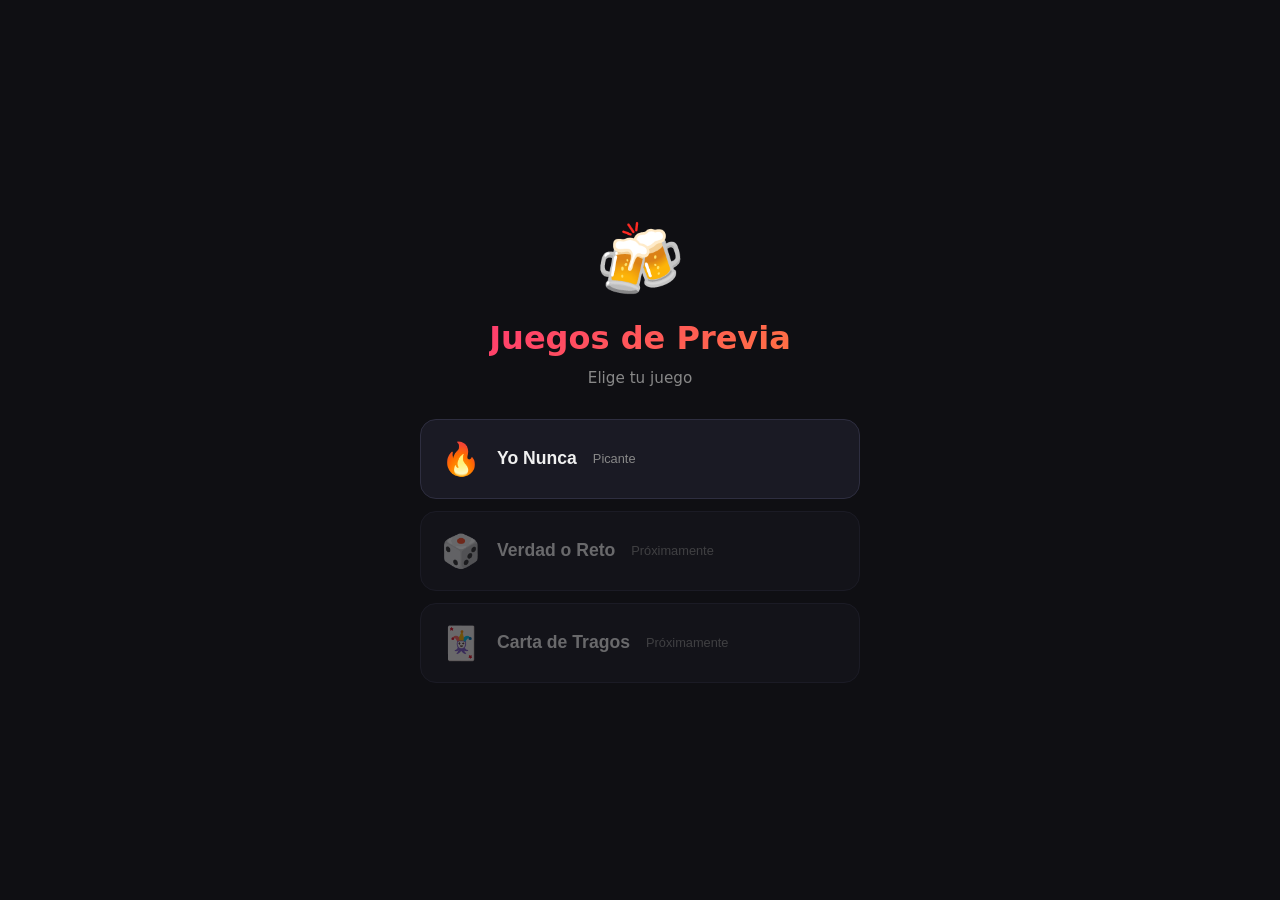
<file: index.html>
<!DOCTYPE html>
<html lang="es">
<head>
  <meta charset="UTF-8" />
  <meta name="viewport" content="width=device-width, initial-scale=1.0" />
  <title>Juegos de Previa</title>
  <link rel="stylesheet" href="style.css" />
</head>
<body>
  <div id="app">
    <div id="home-screen" class="screen active">
      <div class="logo">🍻</div>
      <h1>Juegos de Previa</h1>
      <p class="subtitle">Elige tu juego</p>
      <div class="game-grid">
        <button class="game-card" onclick="goToGame('yo-nunca')">
          <span class="game-icon">🔥</span>
          <span class="game-name">Yo Nunca</span>
          <span class="game-desc">Picante</span>
        </button>
        <button class="game-card locked">
          <span class="game-icon">🎲</span>
          <span class="game-name">Verdad o Reto</span>
          <span class="game-desc">Próximamente</span>
        </button>
        <button class="game-card locked">
          <span class="game-icon">🃏</span>
          <span class="game-name">Carta de Tragos</span>
          <span class="game-desc">Próximamente</span>
        </button>
      </div>
    </div>

    <div id="setup-screen" class="screen">
      <button class="back-btn" onclick="goHome()">← Volver</button>
      <h2>Yo Nunca 🔥</h2>
      <p class="setup-subtitle">¿Cuántos jugadores son?</p>
      <div class="players-setup">
        <div id="player-list"></div>
        <button class="add-player-btn" onclick="addPlayer()">+ Agregar jugador</button>
      </div>
      <div class="category-select">
        <p>Nivel de picante:</p>
        <div class="category-btns">
          <button class="cat-btn active" data-cat="medium" onclick="selectCategory(this)">🌶️ Atrevido</button>
          <button class="cat-btn" data-cat="hot" onclick="selectCategory(this)">🔥 Muy Picante</button>
          <button class="cat-btn" data-cat="extreme" onclick="selectCategory(this)">💀 Extremo</button>
        </div>
      </div>
      <button class="start-btn" onclick="startGame()">¡Empezar!</button>
    </div>

    <div id="game-screen" class="screen">
      <div class="game-header">
        <button class="back-btn" onclick="goHome()">✕</button>
        <div class="card-counter" id="card-counter">Carta 1/30</div>
      </div>
      <div class="turn-indicator" id="turn-indicator">Turno de <span id="current-player">Carlos</span></div>
      <div class="card-area">
        <div class="card" id="main-card">
          <div class="card-label">YO NUNCA...</div>
          <div class="card-text" id="card-text">Cargando...</div>
        </div>
      </div>
      <div class="drink-prompt" id="drink-prompt">
        ¿Alguna vez lo hiciste? <strong>¡Tomá!</strong> 🍺
      </div>
      <div class="scoreboard" id="scoreboard"></div>
      <div class="game-actions">
        <button class="next-btn" onclick="nextCard()">Siguiente →</button>
      </div>
    </div>

    <div id="end-screen" class="screen">
      <div class="end-content">
        <div class="trophy">🏆</div>
        <h2>¡Juego terminado!</h2>
        <p>El más picante fue:</p>
        <div class="winner" id="winner-name"></div>
        <div class="final-scores" id="final-scores"></div>
        <div class="end-actions">
          <button class="start-btn" onclick="restartGame()">Jugar de nuevo</button>
          <button class="secondary-btn" onclick="goHome()">Menú principal</button>
        </div>
      </div>
    </div>
  </div>

  <script src="yo-nunca.js"></script>
  <script src="app.js"></script>
</body>
</html>
</file>
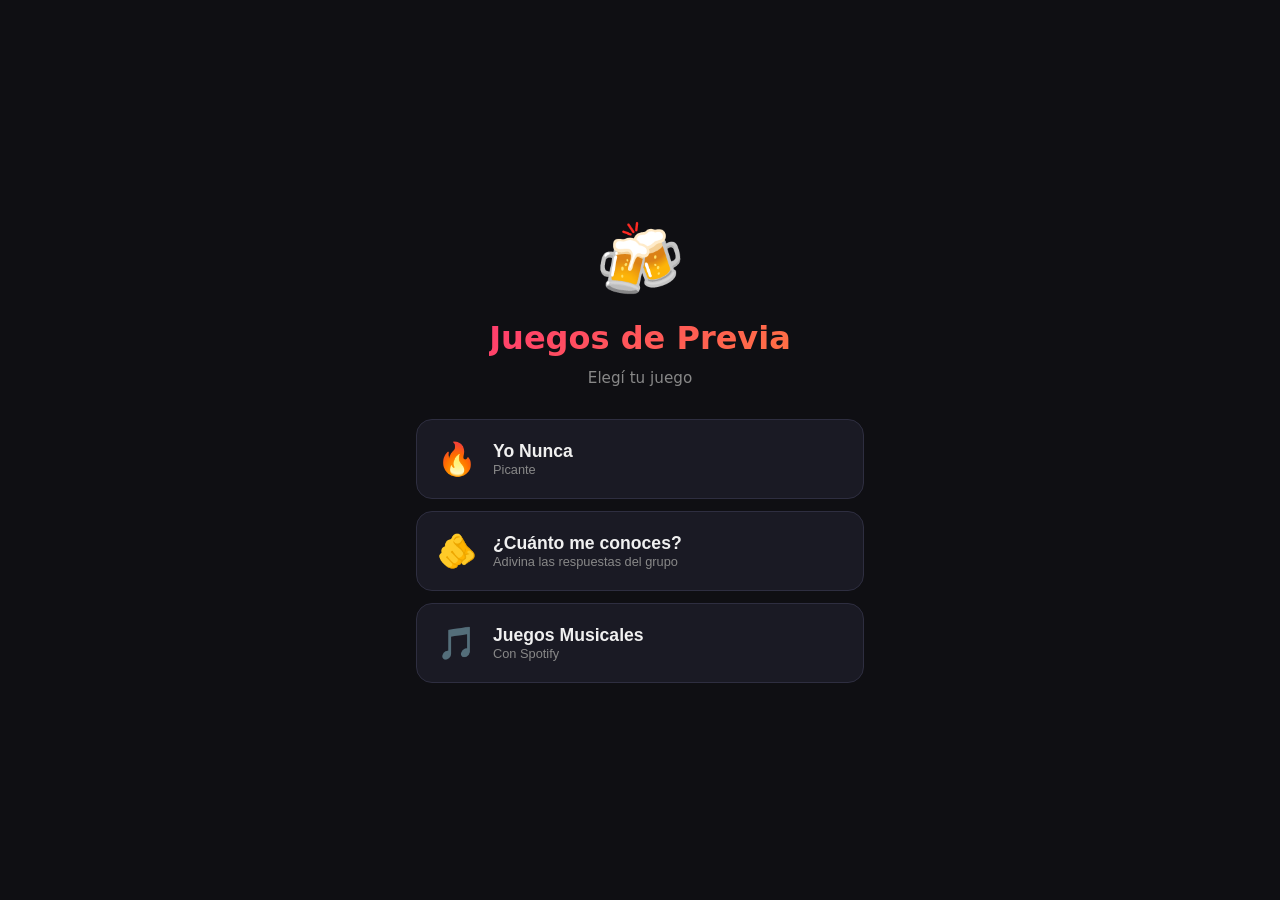
<file: game.html>
<!DOCTYPE html>
<html lang="es">
<head>
  <meta charset="UTF-8" />
  <meta name="viewport" content="width=device-width, initial-scale=1.0, user-scalable=no" />
  <title>Juegos de Previa</title>
  <style>
* { box-sizing: border-box; margin: 0; padding: 0; -webkit-tap-highlight-color: transparent; }
:root {
  --bg:#0f0f13; --surface:#1a1a24; --card-bg:#1f1f2e;
  --accent:#ff3d6e; --accent2:#ff7043; --gold:#ffd700;
  --text:#f0f0f0; --muted:#888; --border:#2e2e40;
  --green:#4caf50; --blue:#2196f3;
}
body { background:var(--bg); color:var(--text); font-family:'Segoe UI',system-ui,sans-serif; min-height:100dvh; display:flex; align-items:center; justify-content:center; }
#app { width:100%; max-width:480px; min-height:100dvh; }
.screen { display:none; flex-direction:column; min-height:100dvh; padding:20px 16px; animation:fadeIn .25s ease; }
.screen.active { display:flex; }
@keyframes fadeIn { from{opacity:0;transform:translateY(8px)} to{opacity:1;transform:translateY(0)} }
@keyframes popIn { from{opacity:0;transform:scale(.8)} to{opacity:1;transform:scale(1)} }
@keyframes timerBlink { 0%,100%{opacity:1} 50%{opacity:.15} }
@keyframes flipIn { from{opacity:0;transform:scale(.95)} to{opacity:1;transform:scale(1)} }

/* ---- HOME ---- */
#home-screen { align-items:center; justify-content:center; gap:12px; text-align:center; }
.logo { font-size:72px; margin-bottom:4px; }
#home-screen h1 { font-size:2rem; font-weight:800; background:linear-gradient(135deg,var(--accent),var(--accent2)); -webkit-background-clip:text; -webkit-text-fill-color:transparent; background-clip:text; }
.subtitle { color:var(--muted); font-size:.95rem; margin-bottom:12px; }
.game-grid { display:flex; flex-direction:column; gap:12px; width:100%; margin-top:8px; }
.game-card { display:flex; align-items:center; gap:16px; background:var(--surface); border:1px solid var(--border); border-radius:16px; padding:20px; cursor:pointer; transition:transform .15s,border-color .15s; text-align:left; width:100%; color:var(--text); }
.game-card:active { transform:scale(.98); border-color:var(--accent); }
.game-card.locked { opacity:.4; cursor:not-allowed; }
.game-icon { font-size:2rem; }
.game-name { font-size:1.1rem; font-weight:700; display:block; }
.game-desc { font-size:.8rem; color:var(--muted); display:block; }

/* ---- SETUP ---- */
#setup-screen { gap:0; overflow-y:auto; padding-bottom:40px; }
#setup-screen h2 { font-size:1.5rem; font-weight:800; margin:10px 0 2px; }
.setup-subtitle { color:var(--muted); margin-bottom:12px; font-size:.88rem; }
.back-btn { background:none; border:none; color:var(--muted); font-size:.95rem; cursor:pointer; padding:4px 0; align-self:flex-start; min-height:44px; display:flex; align-items:center; }
.players-setup { display:flex; flex-direction:column; gap:7px; margin-bottom:4px; }
.player-input-row { display:flex; gap:8px; align-items:center; }
.player-input { flex:1; background:var(--surface); border:1px solid var(--border); border-radius:10px; padding:12px 14px; color:var(--text); font-size:1rem; outline:none; }
.player-input:focus { border-color:var(--accent); }
.remove-player { background:none; border:1px solid var(--border); border-radius:8px; color:var(--muted); padding:0; cursor:pointer; font-size:.9rem; min-width:44px; min-height:44px; display:flex; align-items:center; justify-content:center; }
.add-player-btn { background:none; border:1px dashed var(--border); border-radius:10px; color:var(--muted); padding:12px; cursor:pointer; font-size:.9rem; min-height:44px; margin-top:2px; }

.setup-section { margin-bottom:13px; }
.setup-section-label { color:var(--muted); font-size:.75rem; font-weight:700; letter-spacing:1px; text-transform:uppercase; margin-bottom:7px; }
.pill-row { display:flex; gap:5px; flex-wrap:wrap; }
.pill { flex:1; min-width:50px; padding:10px 4px; border-radius:10px; border:1px solid var(--border); background:var(--surface); color:var(--muted); font-size:.8rem; cursor:pointer; font-weight:600; text-align:center; min-height:44px; display:flex; align-items:center; justify-content:center; transition:all .15s; }
.pill.active { border-color:var(--accent); color:var(--text); background:#2a1a22; }

.toggle-row { display:flex; align-items:center; justify-content:space-between; padding:9px 12px; background:var(--surface); border-radius:10px; border:1px solid var(--border); margin-bottom:5px; }
.toggle-label { font-size:.86rem; color:var(--text); }
.toggle-switch { position:relative; width:44px; height:24px; flex-shrink:0; }
.toggle-switch input { opacity:0; width:0; height:0; }
.toggle-slider { position:absolute; inset:0; background:#333; border-radius:24px; cursor:pointer; transition:.3s; }
.toggle-slider:before { content:''; position:absolute; height:18px; width:18px; left:3px; bottom:3px; background:white; border-radius:50%; transition:.3s; }
input:checked+.toggle-slider { background:var(--accent); }
input:checked+.toggle-slider:before { transform:translateX(20px); }

.pairs-display { background:var(--surface); border:1px solid var(--border); border-radius:10px; padding:10px 12px; margin-top:5px; font-size:.83rem; color:var(--muted); display:flex; flex-direction:column; gap:4px; }
.pairs-display strong { color:var(--text); }

.custom-cards-btn { width:100%; background:var(--surface); border:1px dashed var(--border); border-radius:10px; color:var(--muted); padding:12px; cursor:pointer; font-size:.88rem; margin-bottom:12px; min-height:44px; }
.start-btn { background:linear-gradient(135deg,var(--accent),var(--accent2)); color:#fff; border:none; border-radius:14px; padding:16px; font-size:1.1rem; font-weight:800; cursor:pointer; width:100%; min-height:52px; }
.start-btn:active { opacity:.85; }
.secondary-btn { background:var(--surface); border:1px solid var(--border); color:var(--text); border-radius:14px; padding:14px; font-size:1rem; font-weight:600; cursor:pointer; width:100%; min-height:48px; }

/* ---- GAME ---- */
#game-screen { padding:0; gap:0; overflow:hidden; }
.tension-bar-wrap { width:100%; height:4px; background:#1a1a24; flex-shrink:0; }
.tension-bar { height:4px; width:0%; transition:width .5s ease, background-color .5s; background:var(--blue); border-radius:0 2px 2px 0; }
.tension-banner { position:fixed; top:50%; left:50%; transform:translate(-50%,-50%); background:linear-gradient(135deg,var(--accent),var(--accent2)); color:#fff; font-size:1.25rem; font-weight:900; padding:14px 28px; border-radius:20px; z-index:200; animation:popIn .3s ease; text-align:center; box-shadow:0 8px 32px rgba(255,61,110,.5); pointer-events:none; }

.game-inner { padding:12px 14px 20px; display:flex; flex-direction:column; flex:1; overflow-y:auto; }
.game-header { display:flex; align-items:center; justify-content:space-between; margin-bottom:3px; }
.card-counter { font-size:.8rem; color:var(--muted); }
.turn-indicator { text-align:center; font-size:.86rem; color:var(--muted); margin-bottom:6px; }
.turn-indicator span { color:var(--accent); font-weight:700; }

.timer-wrap { width:100%; height:5px; background:#222; border-radius:3px; margin-bottom:7px; overflow:hidden; }
.timer-bar { height:5px; width:100%; border-radius:3px; background:var(--green); }
.timer-bar.blink { animation:timerBlink .4s infinite; }

.card-area { margin-bottom:8px; }
.card { border-radius:20px; padding:24px 18px; min-height:160px; display:flex; flex-direction:column; justify-content:center; align-items:center; text-align:center; }
.card.flip { animation:flipIn .3s ease; }

/* card types */
.card-default { background:linear-gradient(145deg,#25253a,#1a1a2e); border:1px solid #3a3a55; box-shadow:0 8px 28px rgba(255,61,110,.12); }
.card-todos    { background:linear-gradient(145deg,#1a2a1a,#1a3a2a); border:2px solid #4caf50; box-shadow:0 6px 20px rgba(76,175,80,.2); }
.card-doble    { background:linear-gradient(145deg,#2a1a2a,#3a1a3a); border:2px solid #9c27b0; box-shadow:0 6px 20px rgba(156,39,176,.2); }
.card-confiesa { background:linear-gradient(145deg,#1a1a2a,#2a1a3a); border:2px solid #2196f3; box-shadow:0 6px 20px rgba(33,150,243,.2); }
.card-elquemas { background:linear-gradient(145deg,#2a2a1a,#3a2a1a); border:2px solid #ffd700; box-shadow:0 6px 20px rgba(255,215,0,.2); }
.card-desafio  { background:linear-gradient(145deg,#2a1a1a,#3a1a1a); border:2px solid #f44336; box-shadow:0 6px 20px rgba(244,67,54,.2); }
.card-fuego    { background:linear-gradient(145deg,#2a1e1a,#3a2a1a); border:2px solid #ff7043; box-shadow:0 6px 20px rgba(255,112,67,.2); }
.card-hotseat  { background:linear-gradient(145deg,#2a1a2e,#1a0a2e); border:2px solid #e91e63; box-shadow:0 6px 20px rgba(233,30,99,.3); }

.card-badge { font-size:.62rem; font-weight:900; letter-spacing:2px; text-transform:uppercase; padding:4px 9px; border-radius:20px; margin-bottom:10px; }
.badge-normal  { background:rgba(255,61,110,.15); color:var(--accent); }
.badge-todos   { background:rgba(76,175,80,.2); color:#81c784; }
.badge-doble   { background:rgba(156,39,176,.2); color:#ce93d8; }
.badge-confiesa{ background:rgba(33,150,243,.2); color:#90caf9; }
.badge-elquemas{ background:rgba(255,215,0,.2); color:#ffd700; }
.badge-desafio { background:rgba(244,67,54,.2); color:#ef9a9a; }
.badge-fuego   { background:rgba(255,112,67,.2); color:#ffab91; }
.badge-hotseat { background:rgba(233,30,99,.2); color:#f48fb1; }

.card-text { font-size:1.1rem; font-weight:700; line-height:1.5; }
.card-player-highlight { color:var(--accent2); font-style:italic; }

.card-action-row { display:flex; gap:7px; margin-bottom:7px; }
.pass-btn { background:var(--surface); border:1px solid var(--border); border-radius:10px; color:var(--muted); padding:8px 11px; font-size:.76rem; cursor:pointer; min-height:44px; font-weight:600; }
.pass-btn.disabled { opacity:.35; pointer-events:none; }
.create-q-btn { background:var(--surface); border:1px solid var(--border); border-radius:10px; color:var(--muted); padding:8px 11px; font-size:.76rem; cursor:pointer; min-height:44px; font-weight:600; }

.drink-prompt { text-align:center; color:var(--muted); font-size:.82rem; margin-bottom:7px; }
.drink-prompt strong { color:var(--accent2); }

.scoreboard { background:var(--surface); border-radius:14px; border:1px solid var(--border); padding:10px 12px; margin-bottom:9px; }
.drink-label { font-size:.74rem; color:var(--muted); margin-bottom:7px; text-align:center; }
.drink-chips { display:flex; flex-wrap:wrap; gap:5px; justify-content:center; margin-bottom:7px; }
.drink-chip { padding:9px 12px; border-radius:20px; border:1px solid var(--border); background:var(--card-bg); color:var(--text); font-size:.82rem; cursor:pointer; transition:transform .1s; min-height:44px; }
.drink-chip:active { border-color:var(--accent); background:#2a1822; transform:scale(.93); }
.drink-chip.voted { border-color:var(--accent2); background:#2a1a0a; }
.scores-list { display:flex; flex-direction:column; gap:2px; }
.score-row { display:flex; justify-content:space-between; align-items:center; padding:3px 1px; font-size:.78rem; }
.score-name { color:var(--muted); }
.score-count { font-weight:700; color:var(--accent2); }

.next-btn { background:linear-gradient(135deg,var(--accent),var(--accent2)); color:#fff; border:none; border-radius:14px; padding:14px; font-size:1rem; font-weight:700; cursor:pointer; width:100%; min-height:48px; }
.next-btn:active { opacity:.85; }

/* ---- END ---- */
#end-screen { justify-content:flex-start; align-items:center; overflow-y:auto; padding-bottom:40px; }
.end-content { width:100%; display:flex; flex-direction:column; align-items:center; gap:11px; }
.trophy { font-size:4rem; }
#end-screen h2 { font-size:1.5rem; font-weight:800; }
.podium { display:flex; flex-direction:column; gap:7px; width:100%; }
.podium-item { display:flex; align-items:center; gap:10px; background:var(--surface); border:1px solid var(--border); border-radius:12px; padding:10px 13px; }
.podium-icon { font-size:1.3rem; }
.podium-info { flex:1; }
.podium-name { font-weight:700; font-size:.88rem; }
.podium-sub { font-size:.73rem; color:var(--muted); }
.podium-drinks { font-weight:800; color:var(--accent2); font-size:.92rem; }

.top-cards-section { width:100%; }
.top-cards-section h3 { font-size:.78rem; font-weight:700; color:var(--muted); margin-bottom:7px; text-transform:uppercase; letter-spacing:1px; }
.top-card-item { background:var(--surface); border:1px solid var(--border); border-radius:10px; padding:9px 11px; margin-bottom:5px; }
.top-card-text { font-size:.78rem; color:var(--text); margin-bottom:3px; }
.top-card-meta { font-size:.7rem; color:var(--accent2); font-weight:700; }

.final-scores { background:var(--surface); border:1px solid var(--border); border-radius:14px; padding:12px 13px; width:100%; }
.final-score-row { display:flex; justify-content:space-between; align-items:center; padding:6px 2px; font-size:.84rem; border-bottom:1px solid var(--border); }
.final-score-row:last-child { border-bottom:none; }
.rank { font-size:.92rem; }
.fsd { font-size:.68rem; color:var(--muted); }
.remaining-tag { font-size:.73rem; color:var(--muted); text-align:center; }
.end-actions { display:flex; flex-direction:column; gap:9px; width:100%; }

/* ---- OVERLAYS ---- */
.overlay { position:fixed; inset:0; background:rgba(0,0,0,.84); display:flex; align-items:center; justify-content:center; z-index:100; padding:18px; animation:fadeIn .2s ease; }
.overlay-box { background:var(--surface); border:1px solid var(--border); border-radius:20px; padding:20px 17px; width:100%; max-width:380px; max-height:88vh; overflow-y:auto; }
.overlay-box h3 { font-size:1.1rem; font-weight:800; margin-bottom:7px; text-align:center; }
.overlay-box p { color:var(--muted); font-size:.84rem; margin-bottom:12px; text-align:center; }
.overlay-chips { display:flex; flex-wrap:wrap; gap:7px; justify-content:center; margin-bottom:12px; }
.overlay-chip { padding:11px 15px; border-radius:20px; border:1px solid var(--border); background:var(--card-bg); color:var(--text); font-size:.86rem; cursor:pointer; min-height:44px; font-weight:600; transition:all .15s; }
.overlay-chip.selected { border-color:var(--accent); background:#2a1822; color:var(--accent); }
.oc-btn { background:linear-gradient(135deg,var(--accent),var(--accent2)); color:#fff; border:none; border-radius:12px; padding:13px; font-size:.92rem; font-weight:700; cursor:pointer; width:100%; min-height:48px; }
.os-btn { background:none; border:1px solid var(--border); color:var(--muted); border-radius:12px; padding:11px; font-size:.86rem; cursor:pointer; width:100%; min-height:44px; margin-top:7px; }

/* ---- SLOT ---- */
.slot-wrap { height:174px; overflow:hidden; border:1px solid var(--border); border-radius:12px; margin:9px 0; background:var(--bg); position:relative; }
.slot-inner { display:flex; flex-direction:column; }
.slot-item { height:52px; display:flex; align-items:center; justify-content:center; font-size:.82rem; font-weight:600; text-align:center; padding:0 9px; border-bottom:1px solid var(--border); flex-shrink:0; }
.slot-highlight { position:absolute; top:50%; left:0; right:0; height:52px; transform:translateY(-50%); border:2px solid var(--accent); border-radius:3px; pointer-events:none; background:rgba(255,61,110,.08); }

/* ---- SECRETO ---- */
.secreto-revealed { display:flex; gap:9px; justify-content:center; width:100%; flex-wrap:wrap; }
.secreto-result { background:var(--surface); border:1px solid var(--border); border-radius:11px; padding:9px 11px; text-align:center; min-width:72px; }
.secreto-yn { font-size:1.25rem; font-weight:900; }
.secreto-name { font-size:.7rem; color:var(--muted); }

/* ---- CUSTOM CARDS ---- */
.custom-area { display:flex; flex-direction:column; gap:7px; }
.custom-input-row { display:flex; gap:7px; }
.custom-input { flex:1; background:var(--bg); border:1px solid var(--border); border-radius:10px; padding:10px 11px; color:var(--text); font-size:.88rem; outline:none; }
.custom-input:focus { border-color:var(--accent); }
.custom-add-btn { background:var(--accent); color:#fff; border:none; border-radius:10px; padding:10px 13px; font-size:.9rem; cursor:pointer; min-width:44px; min-height:44px; font-weight:700; }
.custom-list { display:flex; flex-direction:column; gap:5px; max-height:175px; overflow-y:auto; }
.custom-item { display:flex; align-items:center; gap:7px; background:var(--bg); border-radius:8px; padding:7px 9px; font-size:.8rem; }
.custom-item span { flex:1; color:var(--text); }
.custom-remove { background:none; border:none; color:var(--muted); cursor:pointer; font-size:1rem; padding:3px; min-width:30px; min-height:30px; }

/* ---- HOTSEAT ---- */
.hotseat-q { font-size:1rem; font-weight:700; line-height:1.5; text-align:center; padding:13px; background:rgba(233,30,99,.08); border:1px solid rgba(233,30,99,.3); border-radius:12px; margin-bottom:13px; }
.hotseat-player { font-size:1.3rem; font-weight:900; color:#e91e63; text-align:center; margin-bottom:2px; }

/* ---- CREATE Q ---- */
.create-q-input { width:100%; background:var(--bg); border:1px solid var(--border); border-radius:10px; padding:11px; color:var(--text); font-size:.95rem; outline:none; min-height:75px; resize:none; margin-bottom:11px; font-family:inherit; }
.create-q-input:focus { border-color:var(--accent); }

@media(max-width:380px){
  .card-text { font-size:.96rem; }
  #home-screen h1 { font-size:1.7rem; }
  .pill { font-size:.72rem; }
}

/* ---- CONOCE ---- */
.kn-btn { width:100%; background:var(--accent); color:#fff; border:none; border-radius:12px; padding:14px; font-size:.95rem; font-weight:700; cursor:pointer; margin-top:4px; }
.kn-btn:active { opacity:.85; }
.kn-btn.secondary { background:var(--surface); color:var(--text); border:1px solid var(--border); }
.kn-question-card { background:var(--surface); border:1px solid var(--border); border-radius:14px; padding:18px; margin-bottom:14px; }
.kn-option-btn { width:100%; background:var(--card-bg); border:2px solid var(--border); border-radius:12px; padding:13px 16px; color:var(--text); font-size:.9rem; cursor:pointer; text-align:left; margin-bottom:8px; display:block; transition:border-color .15s,background .15s; }
.kn-option-btn:active { border-color:var(--accent); }
.kn-option-btn.selected { border-color:var(--accent); background:#2a1520; }
.kn-player-result { display:flex; align-items:center; gap:10px; padding:10px 14px; border-radius:10px; background:var(--card-bg); margin-bottom:7px; border-left:3px solid var(--border); }

/* ---- SPOTIFY ---- */
:root { --sp-green:#1db954; --sp-dark:#051510; }
#spotify-setup-screen { gap:0; overflow-y:auto; padding-bottom:40px; }
#spotify-setup-screen h2 { font-size:1.5rem; font-weight:800; margin:10px 0 8px; }
.sp-clientid-input { flex:1; background:var(--surface); border:1px solid var(--border); border-radius:10px; padding:11px 13px; color:var(--text); font-size:.9rem; outline:none; }
.sp-clientid-input:focus { border-color:var(--sp-green); }
.sp-clientid-btn { background:var(--sp-green); color:#fff; border:none; border-radius:10px; padding:11px 16px; font-size:.9rem; font-weight:700; cursor:pointer; white-space:nowrap; }
.sp-player-card { display:flex; align-items:center; gap:12px; background:var(--surface); border:1px solid var(--border); border-radius:12px; padding:12px 14px; margin-bottom:7px; }
.sp-player-avatar { width:36px; height:36px; border-radius:50%; object-fit:cover; background:var(--border); flex-shrink:0; display:flex; align-items:center; justify-content:center; font-size:1rem; color:var(--muted); }
.sp-player-avatar img { width:36px; height:36px; border-radius:50%; object-fit:cover; }
.sp-connect-btn { background:var(--sp-green); color:#fff; border:none; border-radius:20px; padding:8px 14px; font-size:.8rem; font-weight:700; cursor:pointer; margin-left:auto; white-space:nowrap; }
.sp-connected-tag { color:var(--sp-green); font-size:.8rem; font-weight:700; margin-left:auto; white-space:nowrap; }
.sp-mode-card { display:flex; align-items:center; gap:12px; background:var(--surface); border:1px solid var(--border); border-radius:12px; padding:14px; cursor:pointer; transition:border-color .15s,background .15s; text-align:left; color:var(--text); width:100%; }
.sp-mode-card:active { transform:scale(.98); }
.sp-mode-card.active { border-color:var(--sp-green); background:#0a2015; }
.sp-start-btn { background:linear-gradient(135deg,var(--sp-green),#17a844); color:#fff; border:none; border-radius:14px; padding:16px; font-size:1.1rem; font-weight:800; cursor:pointer; width:100%; min-height:52px; margin-top:8px; }
.sp-start-btn:disabled { opacity:.4; cursor:not-allowed; }
.sp-start-btn:not(:disabled):active { opacity:.85; }
.sp-game-inner { padding:12px 14px 20px; display:flex; flex-direction:column; flex:1; overflow-y:auto; }
.sp-game-header { display:flex; align-items:center; justify-content:space-between; margin-bottom:10px; }
.sp-audio-card { background:linear-gradient(145deg,#0a2015,#051510); border:1px solid var(--sp-green); border-radius:16px; padding:16px; margin-bottom:12px; }
.sp-song-cover { width:90px; height:90px; border-radius:10px; object-fit:cover; background:var(--border); flex-shrink:0; }
.sp-song-hidden { filter:blur(8px); pointer-events:none; }
.sp-play-btn { width:50px; height:50px; border-radius:50%; background:var(--sp-green); border:none; color:#fff; font-size:1.3rem; cursor:pointer; display:flex; align-items:center; justify-content:center; flex-shrink:0; }
.sp-progress-wrap { width:100%; height:4px; background:#1a3a2a; border-radius:2px; margin-top:10px; overflow:hidden; }
.sp-progress-bar { height:4px; background:var(--sp-green); border-radius:2px; width:0%; transition:width 1s linear; }
.sp-vote-chip { padding:10px 14px; border-radius:20px; border:1px solid var(--border); background:var(--card-bg); color:var(--text); font-size:.85rem; cursor:pointer; min-height:44px; font-weight:600; transition:all .15s; }
.sp-vote-chip.selected { border-color:var(--sp-green); background:#0a2015; }
.sp-vote-chip.correct { border-color:var(--sp-green); background:#0a2015; color:var(--sp-green); }
.sp-vote-chip.wrong { border-color:#f44336; background:#2a0a0a; color:#ef9a9a; }
.sp-reveal-box { background:var(--surface); border:1px solid var(--border); border-radius:12px; padding:12px 14px; margin-bottom:10px; }
.sp-action-btn { background:var(--sp-green); color:#fff; border:none; border-radius:14px; padding:14px; font-size:1rem; font-weight:700; cursor:pointer; width:100%; min-height:48px; margin-bottom:8px; }
.sp-action-btn:active { opacity:.85; }
.sp-action-btn.secondary { background:var(--surface); border:1px solid var(--border); color:var(--text); }
.sp-match-players { display:flex; align-items:center; justify-content:center; gap:20px; margin-bottom:16px; }
.sp-match-avatar { width:60px; height:60px; border-radius:50%; object-fit:cover; background:var(--border); display:flex; align-items:center; justify-content:center; font-size:1.5rem; color:var(--muted); }
.sp-match-avatar img { width:60px; height:60px; border-radius:50%; object-fit:cover; }
.sp-compat-pct { font-size:3rem; font-weight:900; text-align:center; margin-bottom:6px; }
.sp-compat-bar-wrap { width:100%; height:10px; background:var(--border); border-radius:5px; margin-bottom:12px; overflow:hidden; }
.sp-compat-bar { height:10px; border-radius:5px; transition:width .8s ease; }
.sp-compat-verdict { background:var(--surface); border:1px solid var(--border); border-radius:12px; padding:12px 14px; margin-bottom:12px; text-align:center; }
.sp-rating-btns { display:flex; gap:8px; margin-bottom:10px; }
.sp-rating-btn { flex:1; padding:14px 8px; border-radius:12px; border:1px solid var(--border); background:var(--surface); color:var(--text); cursor:pointer; font-size:.85rem; font-weight:600; display:flex; flex-direction:column; align-items:center; gap:4px; }
.sp-rating-btn.fire { border-color:#ff7043; background:#2a1a0a; color:#ff7043; }
.sp-rating-btn.meh { border-color:var(--muted); background:var(--card-bg); color:var(--muted); }
.sp-rating-btn.nope { border-color:#f44336; background:#2a0a0a; color:#ef9a9a; }
.sp-rating-btn:active { opacity:.8; }
.sp-wheel-area { display:flex; flex-direction:column; align-items:center; gap:12px; margin-bottom:16px; }
.sp-spin-btn { background:var(--sp-green); color:#fff; border:none; border-radius:20px; padding:12px 28px; font-size:1rem; font-weight:700; cursor:pointer; }
.sp-spin-btn:active { opacity:.85; }
.sp-spinning-name { font-size:1.2rem; font-weight:800; color:var(--sp-green); text-align:center; min-height:1.5em; }
.sp-podium-row { display:flex; align-items:center; gap:10px; background:var(--surface); border:1px solid var(--border); border-radius:12px; padding:10px 13px; }
@keyframes spPulse { 0%,100%{opacity:1;transform:scale(1)} 50%{opacity:.5;transform:scale(.95)} }
.sp-pulse { animation:spPulse .4s ease 3; }
  </style>
</head>
<body>
<div id="app">

<!-- HOME -->
<div id="home-screen" class="screen active">
  <div class="logo">🍻</div>
  <h1>Juegos de Previa</h1>
  <p class="subtitle">Elegí tu juego</p>
  <div class="game-grid">
    <button class="game-card" onclick="goToGame('yo-nunca')">
      <span class="game-icon">🔥</span>
      <div><span class="game-name">Yo Nunca</span><span class="game-desc">Picante</span></div>
    </button>
    <button class="game-card" onclick="knGoTo()">
      <span class="game-icon">🫵</span>
      <div><span class="game-name">¿Cuánto me conoces?</span><span class="game-desc">Adivina las respuestas del grupo</span></div>
    </button>
    <button class="game-card" onclick="goToSpotifyGame()">
      <span class="game-icon">🎵</span>
      <div><span class="game-name">Juegos Musicales</span><span class="game-desc">Con Spotify</span></div>
    </button>
  </div>
</div>

<!-- SETUP -->
<div id="setup-screen" class="screen">
  <button class="back-btn" onclick="goHome()">← Volver</button>
  <h2>Yo Nunca 🔥</h2>
  <p class="setup-subtitle">Configurá la partida</p>

  <div class="setup-section">
    <div class="setup-section-label">Jugadores</div>
    <div class="players-setup">
      <div id="player-list"></div>
      <button class="add-player-btn" onclick="addPlayer()">+ Agregar jugador</button>
    </div>
  </div>

  <div class="setup-section" id="pairs-section" style="display:none">
    <div class="setup-section-label">Parejas auto-asignadas</div>
    <div class="pairs-display" id="pairs-display"></div>
  </div>

  <div class="setup-section">
    <div class="setup-section-label">Rondas</div>
    <div class="pill-row" id="rounds-btns">
      <button class="pill" data-v="10" onclick="selPill('rounds-btns',this,10)">10</button>
      <button class="pill active" data-v="20" onclick="selPill('rounds-btns',this,20)">20</button>
      <button class="pill" data-v="25" onclick="selPill('rounds-btns',this,25)">25</button>
    </div>
  </div>

  <div class="setup-section">
    <div class="setup-section-label">Nivel</div>
    <div class="pill-row" id="level-btns">
      <button class="pill active" data-v="medium" onclick="selPill('level-btns',this,'medium')">🌶️ Atrevido</button>
      <button class="pill" data-v="hot" onclick="selPill('level-btns',this,'hot')">🔥 Picante</button>
      <button class="pill" data-v="extreme" onclick="selPill('level-btns',this,'extreme')">💀 Extremo</button>
      <button class="pill" data-v="mix" onclick="selPill('level-btns',this,'mix')">🎲 Mixto</button>
    </div>
  </div>

  <div class="setup-section">
    <div class="setup-section-label">Modo de juego</div>
    <div class="pill-row" id="mode-btns">
      <button class="pill active" data-v="normal" onclick="selPill('mode-btns',this,'normal')">Normal</button>
      <button class="pill" data-v="apunta" onclick="selPill('mode-btns',this,'apunta')">Apuntá</button>
      <button class="pill" data-v="secreto" onclick="selPill('mode-btns',this,'secreto')">Secreto</button>
    </div>
  </div>

  <div class="setup-section">
    <div class="setup-section-label">Opciones</div>
    <div class="toggle-row">
      <span class="toggle-label">⏱️ Timer (10 seg.)</span>
      <label class="toggle-switch"><input type="checkbox" id="tog-timer" onchange="onToggle()"><span class="toggle-slider"></span></label>
    </div>
    <div class="toggle-row">
      <span class="toggle-label">🎯 Sin tragos (penitencias)</span>
      <label class="toggle-switch"><input type="checkbox" id="tog-notragos" onchange="onToggle()"><span class="toggle-slider"></span></label>
    </div>
    <div class="toggle-row">
      <span class="toggle-label">👥 Parejas</span>
      <label class="toggle-switch"><input type="checkbox" id="tog-pairs" onchange="onToggle()"><span class="toggle-slider"></span></label>
    </div>
    <div class="toggle-row">
      <span class="toggle-label">📝 Reto del turno</span>
      <label class="toggle-switch"><input type="checkbox" id="tog-reto" onchange="onToggle()"><span class="toggle-slider"></span></label>
    </div>
  </div>

  <button class="custom-cards-btn" onclick="openCustomCards()">📝 Cartas personalizadas</button>
  <button class="start-btn" onclick="startGame()">¡Empezar!</button>
</div>

<!-- GAME -->
<div id="game-screen" class="screen" style="padding:0;gap:0;">
  <div class="tension-bar-wrap"><div class="tension-bar" id="tension-bar"></div></div>
  <div class="game-inner">
    <div class="game-header">
      <button class="back-btn" onclick="confirmExit()">✕</button>
      <div class="card-counter" id="card-counter">Carta 1/20</div>
    </div>
    <div class="turn-indicator" id="turn-indicator">Turno de <span id="current-player"></span></div>
    <div class="timer-wrap" id="timer-wrap" style="display:none"><div class="timer-bar" id="timer-bar"></div></div>
    <div class="card-area">
      <div class="card card-default" id="main-card">
        <div class="card-badge badge-normal" id="card-badge">YO NUNCA...</div>
        <div class="card-text" id="card-text"></div>
      </div>
    </div>
    <div class="card-action-row">
      <button class="pass-btn" id="pass-btn" onclick="usePass()">💫 Paso (2)</button>
      <button class="create-q-btn" id="create-q-btn" onclick="openCreateQ()" style="display:none">✏️ Crear pregunta</button>
    </div>
    <div class="drink-prompt" id="drink-prompt">¿Alguna vez lo hiciste? <strong>¡Tomá!</strong> 🍺</div>
    <div class="scoreboard" id="scoreboard"></div>
    <div><button class="next-btn" onclick="nextCard()">Siguiente →</button></div>
  </div>
</div>

<!-- END -->
<div id="end-screen" class="screen">
  <div class="end-content">
    <div class="trophy">🏆</div>
    <h2>¡Juego terminado!</h2>
    <div class="podium" id="end-podium"></div>
    <div class="top-cards-section">
      <h3>🔥 Cartas más polémicas</h3>
      <div id="top-cards"></div>
    </div>
    <div class="final-scores" id="final-scores"></div>
    <div class="remaining-tag" id="remaining-tag"></div>
    <div class="end-actions">
      <button class="start-btn" onclick="restartGame()">Seguir jugando →</button>
      <button class="secondary-btn" onclick="newGame()">Nueva partida</button>
      <button class="secondary-btn" onclick="goHome()">Menú principal</button>
    </div>
  </div>
</div>

<!-- SPOTIFY SETUP -->
<div id="spotify-setup-screen" class="screen">
  <button class="back-btn" onclick="goHome()">← Volver</button>
  <h2>Juegos Musicales 🎵</h2>
  <div id="sp-url-warn" style="display:none;background:#2a1a00;border:1px solid #ffaa00;border-radius:10px;padding:10px 12px;font-size:.8rem;color:#ffaa00;margin-bottom:10px;">
    ⚠️ Detectamos que estás usando un preview de HTML. El OAuth de Spotify puede no funcionar correctamente. Usá la URL de GitHub Pages directamente.
  </div>
  <input type="hidden" id="sp-clientid-inp" />
  <div id="sp-clientid-status" style="display:none;"></div>
  <div class="setup-section">
    <div class="setup-section-label">Jugadores</div>
    <div id="sp-players-list"></div>
  </div>
  <div class="setup-section">
    <div class="setup-section-label">Modo de juego</div>
    <div style="display:flex;flex-direction:column;gap:8px;" id="sp-mode-cards">
      <button class="sp-mode-card" onclick="spSelectMode('quien-es',this)">
        <span style="font-size:1.4rem;">🎧</span>
        <div style="flex:1;text-align:left;">
          <div style="font-weight:700;font-size:.95rem;">¿De quién es esta canción?</div>
          <div style="font-size:.78rem;color:var(--muted);">Escucha 30seg y adivina de quién es</div>
        </div>
      </button>
      <button class="sp-mode-card" onclick="spSelectMode('completa',this)">
        <span style="font-size:1.4rem;">🎤</span>
        <div style="flex:1;text-align:left;">
          <div style="font-weight:700;font-size:.95rem;">Completá la letra</div>
          <div style="font-size:.78rem;color:var(--muted);">Completá la siguiente línea de la canción</div>
        </div>
      </button>
      <button class="sp-mode-card" onclick="spSelectMode('match',this)">
        <span style="font-size:1.4rem;">💘</span>
        <div style="flex:1;text-align:left;">
          <div style="font-weight:700;font-size:.95rem;">Match Musical</div>
          <div style="font-size:.78rem;color:var(--muted);">Compatibilidad musical entre jugadores</div>
        </div>
      </button>
      <button class="sp-mode-card" onclick="spSelectMode('ruleta',this)">
        <span style="font-size:1.4rem;">🎰</span>
        <div style="flex:1;text-align:left;">
          <div style="font-weight:700;font-size:.95rem;">Ruleta Musical</div>
          <div style="font-size:.78rem;color:var(--muted);">La ruleta elige y el grupo vota</div>
        </div>
      </button>
      <button class="sp-mode-card" onclick="spSelectMode('adivina',this)">
        <span style="font-size:1.4rem;">🔊</span>
        <div style="flex:1;text-align:left;">
          <div style="font-weight:700;font-size:.95rem;">Adivina la canción</div>
          <div style="font-size:.78rem;color:var(--muted);">Escucha el preview y adivina título o artista</div>
        </div>
      </button>
    </div>
  </div>
  <button class="sp-start-btn" id="sp-start-btn" onclick="spStartGame()" disabled>¡Empezar!</button>
</div>

<!-- SPOTIFY GAME -->
<div id="spotify-game-screen" class="screen" style="padding:0;gap:0;">
  <div class="sp-game-inner">
    <div class="sp-game-header">
      <button class="back-btn" onclick="spConfirmExit()">✕</button>
      <div style="text-align:right;">
        <div id="sp-mode-label" style="font-size:.72rem;color:var(--sp-green);font-weight:700;"></div>
        <div id="sp-round-tag" style="font-size:.8rem;color:var(--muted);">Ronda 1</div>
      </div>
    </div>
    <div id="sp-game-content"></div>
  </div>
</div>

<!-- SPOTIFY END -->
<div id="spotify-end-screen" class="screen">
  <div style="display:flex;flex-direction:column;align-items:center;gap:12px;width:100%;padding-bottom:40px;">
    <div style="font-size:4rem;">🏆</div>
    <h2>¡Juego terminado!</h2>
    <div id="sp-podium" style="width:100%;display:flex;flex-direction:column;gap:7px;"></div>
    <div style="display:flex;flex-direction:column;gap:9px;width:100%;margin-top:8px;">
      <button class="sp-start-btn" onclick="spRestartGame()">Jugar de nuevo</button>
      <button class="secondary-btn" onclick="goToSpotifyGame()">Cambiar modo</button>
      <button class="secondary-btn" onclick="goHome()">Menú principal</button>
    </div>
  </div>
</div>

<!-- CONOCE SETUP -->
<div id="conoce-setup-screen" class="screen">
  <button class="back-btn" onclick="goHome()">← Volver</button>
  <h2>¿Cuánto me conoces? 🫵</h2>
  <p class="setup-subtitle">Adivina las respuestas del grupo</p>
  <div style="margin-bottom:12px;">
    <div class="setup-section-label">Jugadores</div>
    <div id="kn-player-list"></div>
    <button class="add-player-btn" onclick="knAddPlayer()">+ Agregar jugador</button>
  </div>
  <div style="background:var(--surface);border-radius:12px;padding:14px;margin-bottom:20px;font-size:.85rem;color:var(--muted);line-height:1.6;">
    🎯 Un jugador responde en secreto. El resto adivina.<br>
    ❌ Fallas → bebes 1 &nbsp;·&nbsp; 🕵️ Nadie acierta → protagonista bebe 2 &nbsp;·&nbsp; 😅 Todos aciertan → protagonista bebe 2
  </div>
  <button class="start-btn" onclick="knStartGame()">¡Empezar! →</button>
</div>

<!-- CONOCE GAME -->
<div id="conoce-game-screen" class="screen" style="padding:0;gap:0;">
  <div style="padding:16px 16px 40px;display:flex;flex-direction:column;flex:1;overflow-y:auto;">
    <button class="back-btn" onclick="showScreen('conoce-setup-screen')" style="align-self:flex-start;margin-bottom:8px;">← Volver</button>
    <div id="kn-game-content"></div>
  </div>
</div>

<!-- CONOCE END -->
<div id="conoce-end-screen" class="screen">
  <div style="display:flex;flex-direction:column;align-items:center;gap:12px;width:100%;padding-bottom:40px;">
    <div style="font-size:4rem;">🫵</div>
    <h2>¡Juego terminado!</h2>
    <p style="color:var(--muted);font-size:.88rem;">Ranking por tragos bebidos</p>
    <div id="kn-end-content" style="width:100%;"></div>
    <button class="start-btn" onclick="knGoTo()">Jugar de nuevo</button>
    <button class="secondary-btn" onclick="goHome()" style="margin-top:8px;">Menú principal</button>
  </div>
</div>

</div>
<div id="overlay-container"></div>

<script>
/* ===== DATA ===== */
var CARDS = {
  medium: [
    "mandé un mensaje al ex a las 3am",
    "me hice el dormido para no contestar el teléfono",
    "besé a alguien en una previa sin saber su nombre",
    "mentí sobre mi edad",
    "stalkié el Instagram de alguien durante más de una hora",
    "mandé un audio por error a quien no era",
    "hice ghosting a alguien que me gustaba",
    "dije 'ya llego' cuando ni me había bañado",
    "borré un mensaje y lo reescribí más de tres veces",
    "mentí que estaba enfermo para no salir",
    "le escribí a alguien borracho y lo negué al otro día",
    "besé a dos personas en la misma noche",
    "revisé el teléfono de mi pareja sin permiso",
    "terminé algo con alguien solo por WhatsApp",
    "lloré viendo una peli de Disney de adulto",
    "ignoré a alguien a propósito para ver si me buscaba",
    "miré el estado de WhatsApp de alguien más de cinco veces en un día",
    "vi las stories de alguien con el perfil de otro para que no se diera cuenta",
    "me inventé planes para no salir con alguien",
    "cambié de tema para no responder algo incómodo",
    "me puse a ver el perfil de mi ex a la madrugada",
    "mandé un meme a alguien para coquetear sin admitirlo",
    "fingí estar más ocupado/a de lo que estaba para parecer interesante",
    "borré una foto de Instagram por los likes que tenía",
    "actué diferente delante de alguien que me gustaba",
    "tuve un sueño con alguien de este grupo",
    "tuve un crush secreto con alguien de este grupo",
    "le conté a alguien cosas privadas de otro del grupo",
    "hablé de alguien de este grupo cuando no estaba",
    "guardé una foto de alguien de este grupo sin que lo supiera",
    "tuve una pelea con alguien de este grupo que nunca se habló abiertamente",
    "cancelé planes con alguien de este grupo sin una excusa real",
    "le mandé un screenshot de conversación de alguien de este grupo a otra persona",
    "puse una canción pensando en alguien de este grupo",
    "me puse celoso/a de alguien de este grupo sin razón aparente",
    "le pregunté a alguien del grupo qué piensa de mí",
    "me acordé de alguien de este grupo en un momento inapropiado",
    "sentí envidia de alguien de este grupo",
    "mandé un mensaje al grupo por error que era privado",
    "hice una story pensando en que la vea alguien de este grupo",
    "me gustó alguien de este grupo en algún momento de esta noche",
    "actué como que no me importaba algo que sí me importaba delante del grupo",
    "le mentí a alguien de este grupo sobre dónde estaba",
    "tuve un momento raro con alguien de este grupo que ninguno habló después",
    "encontré a alguien de este grupo atractivo/a sin haberlo admitido antes",
    "hice un comentario sobre alguien de este grupo que luego lamenté",
    "me inventé una historia para quedar bien delante de alguien del grupo",
    "le pedí a alguien del grupo que me ayude a hablarle a alguien que me gustaba",
    "comparé a mi ex con alguien de este grupo",
    "tuve miedo de que alguien de este grupo leyera mis conversaciones",
    "le mandé un mensaje con intención a {player}",
    "actué diferente delante de {player}",
    "hablé de {player} cuando no estaba"
  ],
  hot: [
    "mandé una foto picante por error",
    "tuve relaciones en la casa de mis viejos",
    "me desperté sin saber dónde estaba",
    "salí sin ropa interior porque no encontraba limpia",
    "tuve relaciones en un lugar público",
    "me bañé con alguien sin que fuera mi pareja",
    "usé una excusa para quedarme a dormir en lo de alguien",
    "mentí sobre cuántas personas besé",
    "tuve una noche de una sola vez y lo repetí",
    "me arrepentí de alguien al día siguiente",
    "mandé una foto de mí mismo/a que no debía",
    "tuve relaciones con alguien más de diez años mayor",
    "hice el lindo/a borracho/a para que me lleven a casa",
    "fingí no tener pareja para coquetear con alguien",
    "usé la excusa de 'estaba borracho/a' para algo que quería hacer sobrio/a",
    "tuve relaciones y me fui antes de que despertara",
    "tuve relaciones con dos personas que se conocían entre sí",
    "tuve más de una persona al mismo tiempo que creía ser la única",
    "tuve relaciones en un baño de una fiesta",
    "hice algo atrevido por una apuesta",
    "tuve relaciones con alguien mucho más joven que yo",
    "me hice el/la difícil con alguien que me gustaba de verdad",
    "tuve una cita que terminó en algo que no esperaba",
    "tuve relaciones afuera, en un patio o jardín",
    "hice algo sexual por primera vez en los últimos seis meses",
    "tuve sentimientos por alguien de este grupo",
    "besé a alguien de este grupo",
    "me atraparon mirando el cuerpo de alguien de este grupo",
    "me gustó alguien de este grupo más de lo que admití",
    "tuve relaciones con alguien sin que nadie del grupo lo sepa hasta hoy",
    "tuve relaciones con alguien del grupo de amigos",
    "tuve una conversación subida de tono con alguien de este grupo",
    "le coqueteé a alguien de este grupo y lo disfracé de chiste",
    "tuve ganas de besar a alguien de este grupo esta noche",
    "le di un beso a alguien de este grupo que no era en la mejilla",
    "me desperté en la cama de alguien de este grupo",
    "tuve ganas de algo con alguien de este grupo pero no lo hice",
    "me quedé a dormir en lo de alguien de este grupo sin que fuera planificado",
    "tuve relaciones con alguien del grupo sin que los demás lo sepan hasta hoy",
    "alguien de este grupo fue parte de algo que prometí no contar",
    "coqueteé con alguien de este grupo delante de su pareja",
    "me vestí de cierta manera para llamar la atención de alguien de este grupo",
    "le toqué la mano o el hombro a alguien de este grupo con intención",
    "tuve relaciones con alguien que en ese momento tenía pareja",
    "le pregunté a alguien del grupo si le gustaba alguien del grupo",
    "tuve una conversación sobre alguien de este grupo de la que esa persona no sabe",
    "besé a alguien de este grupo pensando que nadie miraba",
    "me desperté con alguien de este grupo y actuamos como si nada",
    "alguien de este grupo me vio en una situación íntima",
    "le coqueteé a alguien de este grupo esta noche aunque sea un poco",
    "pensé en {player} en un momento íntimo",
    "le mandé algo atrevido a {player} y lo borré"
  ],
  extreme: [
    "tuve relaciones siendo pareja de otra persona",
    "mandé fotos íntimas que luego lamenté",
    "hice algo sexual donde me podían ver",
    "tuve una cita doble sin que los otros supieran",
    "tuve relaciones y después dije que no pasó nada",
    "tuve relaciones en la misma cama donde había alguien durmiendo",
    "mandé un mensaje sexual sin querer a un familiar",
    "tuve sentimientos por la pareja de un amigo/a",
    "hice algo en una fiesta que prometí nunca contar",
    "tuve relaciones con alguien cuyo nombre no recuerdo",
    "mentí sobre dónde estaba para estar con alguien",
    "tuve un rol o juego de fantasía",
    "hice algo de lo que me arrepiento cada vez que lo recuerdo",
    "tuve más de cinco personas en el mismo mes",
    "hice un striptease aunque sea para mí solo/a",
    "mandé un mensaje sexual sin querer a alguien equivocado",
    "tuve relaciones con alguien que tenía pareja y la pareja lo conocía",
    "tuve relaciones y mandé un mensaje a otra persona justo después",
    "mandé fotos que no debía y las recibió alguien equivocado",
    "hice algo que si lo supiera mi familia cambiaría todo",
    "tuve más de una persona en la misma semana sin que supieran del otro",
    "hice algo que me dio vergüenza al otro día y fingí que no pasó nada",
    "me enamoré en silencio y actué como si esa persona no me gustara nada",
    "tuve relaciones con alguien del trabajo o la facultad",
    "hice algo íntimo que sorprendería a todos los que me conocen",
    "tuve una fantasía con alguien de este grupo",
    "hice algo con alguien de este grupo que ninguno de los dos habló después",
    "alguien de este grupo me vio en una situación que me da vergüenza recordar",
    "le dije algo a alguien de este grupo en estado alterado que no hubiese dicho sobrio/a",
    "hice algo sexual que nadie de este grupo sabe",
    "tuve relaciones con alguien que tiene pareja en este grupo",
    "le guardé secretos a alguien de este grupo que cambiarían su percepción de mí",
    "hice algo íntimo con alguien de este grupo antes de esta noche",
    "tuve una fantasía con más de uno de este grupo al mismo tiempo",
    "le mandé algo que nunca debí a alguien de este grupo",
    "hice algo con alguien de este grupo cuando había pareja de por medio",
    "me enamoré de alguien de este grupo y nunca lo dije",
    "hice algo en una previa con alguien de este grupo que los dos prometimos olvidar",
    "alguien de este grupo sabe algo de mí que yo jamás admitiría públicamente",
    "tuve algo con dos personas de este grupo en momentos distintos",
    "hice algo que si alguien de este grupo se entera cambiaría la dinámica del grupo",
    "pensé en alguien de este grupo en un momento muy íntimo esta semana",
    "hice algo en privado con alguien de este grupo que nadie más sabe",
    "le tuve ganas a alguien de este grupo estando con otra persona",
    "alguien de este grupo fue cómplice de algo que no debía",
    "tuve relaciones con dos personas de este grupo en distintos momentos",
    "tuve algo breve con alguien de este grupo que quedó sin resolver",
    "hice algo que si todos en este grupo lo supieran no me lo perdonarían",
    "tuve una fantasía específica con alguien de este grupo esta noche",
    "tuve relaciones con alguien de este grupo antes de hoy",
    "tuve una fantasía específica con {player}",
    "hice algo con {player} que ninguno de los dos contó"
  ]
};

var SPECIAL_CARDS = [
  {type:'todos',    text:'pensaste en alguien de este grupo esta semana'},
  {type:'todos',    text:'mentiste hoy aunque sea una vez'},
  {type:'todos',    text:'le contaste algo de este grupo a alguien de afuera'},
  {type:'doble',    text:'mandaste algo que querías borrar inmediatamente'},
  {type:'doble',    text:'estuviste con alguien sin que el grupo lo supiera'},
  {type:'doble',    text:'le guardé algo importante a alguien de este grupo'},
  {type:'confiesa', text:'tuve algo con alguien de este grupo'},
  {type:'confiesa', text:'hice algo que si alguien de este grupo supiera cambiaría todo'},
  {type:'confiesa', text:'le mandé algo comprometedor a alguien'},
  {type:'elquemas', text:'le gustas a alguien de este grupo'},
  {type:'elquemas', text:'tiene más secretos de los que muestra'},
  {type:'elquemas', text:'haría algo atrevido si nadie se enterara'},
  {type:'desafio',  text:'besé a alguien de este grupo esta noche'},
  {type:'desafio',  text:'tuve una conversación comprometida con alguien de este grupo'},
  {type:'fuego',    text:'hice algo que nunca le conté a nadie de este grupo'},
  {type:'fuego',    text:'tuve algo con alguien de este grupo que no fue reconocido'},
  {type:'hotseat',  text:''},
  {type:'hotseat',  text:''}
];

var HOTSEAT_Q = [
  '¿A quién de este grupo le mandarías un mensaje anónimo?',
  '¿Con quién de este grupo te irías si pudieras?',
  '¿Quién de este grupo tiene más secretos?',
  '¿Quién te parece más atractivo/a de este grupo?',
  '¿A quién de este grupo le contarías algo que no le contarías a los demás?',
  '¿Quién de este grupo creés que más te piensa?',
  'Si pudieras cambiar algo de alguien de este grupo, ¿quién y qué?',
  '¿Quién de este grupo cambió más desde que lo conocés?'
];

var PENALTIES = [
  'Tomá igual 🍺',
  'Contá una historia vergonzosa en 30 segundos 😬',
  'Mandá un mensaje al último contacto 📱',
  'Imitá a alguien del grupo sin decir quién es 🎭',
  'Cantá un estribillo en voz alta 🎵',
  'El grupo decide tu penitencia 🎯',
  'Decí algo que pensás de alguien del grupo sin decir el nombre 🤫',
  'Hacé un brindis dedicado a alguien del grupo 🥂',
  'Mostrá las últimas 3 fotos de tu galería 📸',
  'Elegí verdad o reto con el grupo 🃏'
];

var BADGE_INFO = {
  normal:   {label:'YO NUNCA...',       cls:'badge-normal'},
  todos:    {label:'🍺 TODOS TOMAN',    cls:'badge-todos'},
  doble:    {label:'×2 DOBLE',          cls:'badge-doble'},
  confiesa: {label:'🗣️ CONFIESA',       cls:'badge-confiesa'},
  elquemas: {label:'🏆 EL QUE MÁS',    cls:'badge-elquemas'},
  desafio:  {label:'🎯 DESAFÍO',        cls:'badge-desafio'},
  fuego:    {label:'🔥 CUÉNTALOS',      cls:'badge-fuego'},
  hotseat:  {label:'🔥 HOT SEAT',       cls:'badge-hotseat'}
};
var CARD_CSS = {
  normal:'card-default', todos:'card-todos', doble:'card-doble',
  confiesa:'card-confiesa', elquemas:'card-elquemas', desafio:'card-desafio',
  fuego:'card-fuego', hotseat:'card-hotseat'
};

/* ===== STATE ===== */
var players=[], scores={}, cards=[], cardIdx=0, playerIdx=0;
var category='medium', gameMode='normal', roundsTotal=20;
var timerEnabled=false, noTragos=false, pairsEnabled=false, retoEnabled=false;
var passes={}, pairs=[], customCards=[];
var usedIndices={};
var cardDrinks={};
var tensionPts=0;
var timerInterval=null;
var apuntaVotes={}, secretoAnswers={};
var fuegoTimer=null;

/* ===== NAVIGATION ===== */
function showScreen(id){
  document.querySelectorAll('.screen').forEach(function(s){s.classList.remove('active');});
  document.getElementById(id).classList.add('active');
}
function goHome(){stopTimer();showScreen('home-screen');}
function goToGame(g){
  if(g==='yo-nunca'){players=[];showScreen('setup-screen');addPlayer();addPlayer();}
}

/* ===== SETUP ===== */
function addPlayer(){
  players.push({name:'Jugador '+(players.length+1)});
  renderPlayers();
  if(pairsEnabled)updatePairsDisplay();
}
function removePlayer(i){
  if(players.length<=2)return;
  players.splice(i,1);
  renderPlayers();
  if(pairsEnabled)updatePairsDisplay();
}
function renderPlayers(){
  document.getElementById('player-list').innerHTML=players.map(function(p,i){
    return '<div class="player-input-row">'+
      '<input class="player-input" type="text" value="'+eh(p.name)+'" placeholder="Nombre" '+
      'oninput="players['+i+'].name=this.value.trim()||\'Jugador '+(i+1)+'\';if(pairsEnabled)updatePairsDisplay()"/>'+
      (players.length>2?'<button class="remove-player" onclick="removePlayer('+i+')">✕</button>':'')+
      '</div>';
  }).join('');
}

function selPill(grp,btn,val){
  document.querySelectorAll('#'+grp+' .pill').forEach(function(b){b.classList.remove('active');});
  btn.classList.add('active');
  if(grp==='rounds-btns')roundsTotal=val;
  if(grp==='level-btns')category=val;
  if(grp==='mode-btns')gameMode=val;
}
function selPillByVal(grp,val){
  document.querySelectorAll('#'+grp+' .pill').forEach(function(b){
    b.classList.toggle('active',b.dataset.v==val);
  });
}

function onToggle(){
  timerEnabled=document.getElementById('tog-timer').checked;
  noTragos=document.getElementById('tog-notragos').checked;
  pairsEnabled=document.getElementById('tog-pairs').checked;
  retoEnabled=document.getElementById('tog-reto').checked;
  document.getElementById('pairs-section').style.display=pairsEnabled?'block':'none';
  if(pairsEnabled)updatePairsDisplay();
}

function updatePairsDisplay(){
  pairs=[];
  for(var i=0;i<players.length;i+=2){
    if(i+1<players.length)pairs.push([players[i].name,players[i+1].name]);
    else pairs.push([players[i].name]);
  }
  document.getElementById('pairs-display').innerHTML=pairs.map(function(p){
    return p.length===2
      ?'<div>👫 <strong>'+eh(p[0])+'</strong> + <strong>'+eh(p[1])+'</strong></div>'
      :'<div>🧍 <strong>'+eh(p[0])+'</strong> (juega solo)</div>';
  }).join('');
}

function openCustomCards(){
  showOverlay(
    '<div class="overlay-box">'+
    '<h3>📝 Cartas personalizadas</h3>'+
    '<p>Se mezclan en el mazo como cartas normales</p>'+
    '<div class="custom-area">'+
    '<div class="custom-input-row">'+
    '<input class="custom-input" id="ccinp" placeholder="Yo nunca..." type="text" onkeydown="if(event.key===\'Enter\')addCC()"/>'+
    '<button class="custom-add-btn" onclick="addCC()">+</button>'+
    '</div>'+
    '<div class="custom-list" id="cclist"></div>'+
    '</div><br>'+
    '<button class="oc-btn" onclick="closeOverlay()">Listo</button>'+
    '</div>');
  renderCCList();
}
function addCC(){
  var inp=document.getElementById('ccinp');
  var v=inp?inp.value.trim():'';
  if(!v)return;
  customCards.push(v);inp.value='';
  renderCCList();
}
function removeCC(i){customCards.splice(i,1);renderCCList();}
function renderCCList(){
  var el=document.getElementById('cclist');
  if(!el)return;
  el.innerHTML=customCards.length
    ?customCards.map(function(c,i){
        return '<div class="custom-item"><span>'+eh(c)+'</span>'+
               '<button class="custom-remove" onclick="removeCC('+i+')">✕</button></div>';
      }).join('')
    :'<div style="color:var(--muted);font-size:.8rem;text-align:center">Sin cartas personalizadas aún</div>';
}

function confirmExit(){
  showOverlay(
    '<div class="overlay-box">'+
    '<h3>¿Salir del juego?</h3>'+
    '<p>Se perderá el progreso de esta partida.</p>'+
    '<button class="oc-btn" onclick="closeOverlay();goHome()">Salir</button>'+
    '<button class="os-btn" onclick="closeOverlay()">Seguir jugando</button>'+
    '</div>');
}

/* ===== CARD GENERATION ===== */
function shuffle(a){
  for(var i=a.length-1;i>0;i--){
    var j=Math.floor(Math.random()*(i+1));
    var t=a[i];a[i]=a[j];a[j]=t;
  }
  return a;
}
function rnd(n){return Math.floor(Math.random()*n);}

function getPool(){
  if(category==='mix'){
    return CARDS.medium.concat(CARDS.hot).concat(CARDS.extreme);
  }
  return CARDS[category].slice();
}

function getNextCards(){
  var k=category;
  if(!usedIndices[k])usedIndices[k]=[];
  var used=usedIndices[k];
  var pool=getPool();

  var avail=[];
  for(var i=0;i<pool.length;i++){if(used.indexOf(i)===-1)avail.push(i);}
  if(avail.length<roundsTotal){used.length=0;avail=pool.map(function(_,i){return i;});}

  shuffle(avail);
  var chosen=avail.slice(0,roundsTotal);
  chosen.forEach(function(i){used.push(i);});

  var normal=chosen.map(function(i){return {type:'normal',text:pool[i]};});

  if(customCards.length>0){
    var extra=shuffle(customCards.slice()).slice(0,Math.min(customCards.length,Math.floor(roundsTotal/5)));
    extra.forEach(function(t){
      var pos=rnd(normal.length);
      normal.splice(pos,0,{type:'normal',text:t});
    });
    normal=normal.slice(0,roundsTotal);
  }

  var specPool=shuffle(SPECIAL_CARDS.slice());
  var si=0,result=[];
  for(var k2=0;k2<normal.length;k2++){
    result.push(normal[k2]);
    if((k2+1)%4===0&&si<specPool.length){
      result.push({type:specPool[si].type,text:specPool[si].text,isSpecial:true});
      si++;
    }
  }
  return result;
}

function resolveText(card){
  if(card.type==='hotseat')return HOTSEAT_Q[rnd(HOTSEAT_Q.length)];
  var t=card.text||'';
  if(t.indexOf('{player}')!==-1){
    var others=players.filter(function(p){return p.name!==players[playerIdx].name;});
    var picked=others.length>0?others[rnd(others.length)].name:players[rnd(players.length)].name;
    t=t.replace('{player}',picked);
  }
  return t;
}

/* ===== GAME START ===== */
function startGame(){
  players=players.map(function(p){return {name:(p.name||'').trim()||'Jugador'};});
  scores={};passes={};cardDrinks={};
  tensionPts=0;apuntaVotes={};secretoAnswers={};
  players.forEach(function(p){scores[p.name]=0;passes[p.name]=2;});
  if(pairsEnabled)updatePairsDisplay();
  cards=getNextCards();
  cardIdx=0;playerIdx=0;
  updateTensionBar();
  renderCard();renderScoreboard();
  showScreen('game-screen');
}

/* ===== RENDER CARD ===== */
function renderCard(){
  stopTimer();
  var card=cards[cardIdx];
  var dt=resolveText(card);
  card._dt=dt;

  document.getElementById('card-text').innerHTML=hlPlayers(dt);
  document.getElementById('card-counter').textContent='Carta '+(cardIdx+1)+'/'+cards.length;
  document.getElementById('current-player').textContent=players[playerIdx].name;

  var bi=BADGE_INFO[card.type]||BADGE_INFO.normal;
  var badge=document.getElementById('card-badge');
  badge.textContent=bi.label;
  badge.className='card-badge '+bi.cls;

  var mc=document.getElementById('main-card');
  mc.className='card '+(CARD_CSS[card.type]||'card-default');
  void mc.offsetWidth;
  mc.classList.add('flip');

  var pl=passes[players[playerIdx].name]!==undefined?passes[players[playerIdx].name]:2;
  var pb=document.getElementById('pass-btn');
  pb.textContent='💫 Paso ('+pl+')';
  pb.className='pass-btn'+(pl<=0?' disabled':'');

  document.getElementById('create-q-btn').style.display=retoEnabled?'flex':'none';

  updateDrinkPrompt(card.type);

  document.getElementById('timer-wrap').style.display=timerEnabled?'block':'none';
  if(timerEnabled)startTimer();

  apuntaVotes={};secretoAnswers={};

  if(card.type==='hotseat')showHotSeatOverlay(dt);
}

function hlPlayers(text){
  var h=eh(text);
  players.forEach(function(p){
    var e=eh(p.name).replace(/[.*+?^${}()|[\]\\]/g,'\\$&');
    h=h.replace(new RegExp(e,'g'),'<span class="card-player-highlight">'+eh(p.name)+'</span>');
  });
  return h;
}

function updateDrinkPrompt(type){
  var el=document.getElementById('drink-prompt');
  var d=noTragos?'penitencia':'toma';
  var msgs={
    normal:'¿Alguna vez lo hiciste? <strong>¡'+(noTragos?'Penitencia 🎯':'Tomá! 🍺')+'</strong>',
    todos:'<strong>TODOS TOMAN</strong> — todos lo hicieron 🍺',
    doble:'¿Lo hiciste? <strong>¡Tomás el DOBLE!</strong> ×2',
    confiesa:'¿Lo hiciste? <strong>¡Tomá y CONFIESA!</strong> 🗣️',
    elquemas:'<strong>El grupo vota</strong> quién lo hizo MÁS 🏆',
    desafio:'Si nadie tomó, el que leyó <strong>gira la ruleta</strong> 🎯',
    fuego:'¿Lo hiciste? <strong>30 seg. para contar la historia</strong> 🔥',
    hotseat:'<strong>HOT SEAT:</strong> el grupo le pregunta al elegido 🔥'
  };
  el.innerHTML=msgs[type]||msgs.normal;
}

/* ===== SCOREBOARD ===== */
function renderScoreboard(){
  var card=cards[cardIdx];
  var type=card?card.type:'normal';
  var sorted=players.slice().sort(function(a,b){return scores[b.name]-scores[a.name];});

  var lbl;
  if(gameMode==='apunta')lbl='¿Quién creés que lo hizo? (apuntá)';
  else if(type==='elquemas')lbl='¿Quién lo hizo MÁS? (vota)';
  else if(type==='todos')lbl='TODOS TOMAN — marcalos';
  else if(gameMode==='secreto')lbl='Modo Secreto — tocá tu nombre en privado';
  else lbl='¿Quién tomó? (tocá su nombre)';

  var chips=players.map(function(p){
    var voted=(apuntaVotes[p.name]||0)>0;
    return '<button class="drink-chip'+(voted?' voted':'')+'" onclick="drinkAction(\''+ea(p.name)+'\')">'+eh(p.name)+' 🍺</button>';
  }).join('');

  var rows=sorted.map(function(p){
    var pu=2-(passes[p.name]!==undefined?passes[p.name]:2);
    var pt=pu>0?' 💫'+pu:'';
    return '<div class="score-row">'+
      '<span class="score-name">'+eh(p.name)+'</span>'+
      '<span class="score-count">'+scores[p.name]+' '+(noTragos?'pen.':'tragos')+pt+'</span>'+
      '</div>';
  }).join('');

  document.getElementById('scoreboard').innerHTML=
    '<p class="drink-label">'+lbl+'</p>'+
    '<div class="drink-chips">'+chips+'</div>'+
    '<div class="scores-list">'+rows+'</div>';
}

/* ===== DRINK ACTION ===== */
function drinkAction(name){
  var card=cards[cardIdx];
  var type=card?card.type:'normal';

  if(gameMode==='secreto'){secretoReveal(name);return;}
  if(gameMode==='apunta'||type==='elquemas'){
    apuntaVotes[name]=(apuntaVotes[name]||0)+1;
    renderScoreboard();return;
  }
  if(type==='todos'){
    players.forEach(function(p){addDrink(p.name,1);});
    addTension(5*players.length);
    recDrink(card._dt||card.text,players.length);
  }else if(type==='doble'){
    addDrink(name,2);
    if(pairsEnabled){var pt=getPartner(name);if(pt&&scores[pt]>0)addDrink(pt,1);}
    addTension(20);recDrink(card._dt||card.text,2);
  }else if(type==='confiesa'){
    addDrink(name,1);addTension(10);recDrink(card._dt||card.text,1);
    showConfiesaOverlay(name);return;
  }else if(type==='fuego'){
    addDrink(name,1);addTension(10);recDrink(card._dt||card.text,1);
    showFuegoOverlay(name);return;
  }else{
    addDrink(name,1);addTension(10);recDrink(card._dt||card.text,1);
  }
  renderScoreboard();
}

function addDrink(name,n){scores[name]=(scores[name]||0)+n;}

function getPartner(name){
  for(var i=0;i<pairs.length;i++){
    if(pairs[i].length===2){
      if(pairs[i][0]===name)return pairs[i][1];
      if(pairs[i][1]===name)return pairs[i][0];
    }
  }
  return null;
}

function addTension(pts){
  tensionPts+=pts;
  if(tensionPts>=100){tensionPts=tensionPts%100;showTensionBanner();}
  updateTensionBar();
}
function updateTensionBar(){
  var bar=document.getElementById('tension-bar');
  if(!bar)return;
  var p=Math.min(tensionPts,100);
  bar.style.width=p+'%';
  bar.style.background=p<40?'var(--blue)':p<75?'var(--accent2)':'var(--accent)';
}
function showTensionBanner(){
  var b=document.createElement('div');
  b.className='tension-banner';b.textContent='🔥 ¡TENSIÓN MÁXIMA! 🔥';
  document.body.appendChild(b);setTimeout(function(){b.remove();},2200);
}
function recDrink(text,n){cardDrinks[text]=(cardDrinks[text]||0)+n;}

/* ===== SECRETO ===== */
function secretoReveal(name){
  showOverlay(
    '<div class="overlay-box">'+
    '<h3>🤫 Solo tú ves esto</h3>'+
    '<div style="text-align:center;margin:14px 0">'+
    '<div style="font-size:1.25rem;font-weight:900;color:var(--accent)">'+eh(name)+'</div>'+
    '<div style="font-size:.82rem;color:var(--muted);margin-top:6px">¿Lo hiciste?</div>'+
    '</div>'+
    '<div style="display:flex;gap:10px;justify-content:center">'+
    '<button class="oc-btn" style="background:var(--green)" onclick="recSecreto(\''+ea(name)+'\',true);closeOverlay()">✅ SÍ</button>'+
    '<button class="oc-btn" style="background:#555" onclick="recSecreto(\''+ea(name)+'\',false);closeOverlay()">❌ NO</button>'+
    '</div></div>');
}
function recSecreto(name,val){secretoAnswers[name]=val;}
function showSecretoResults(){
  var yes=players.filter(function(p){return secretoAnswers[p.name];});
  yes.forEach(function(p){addDrink(p.name,1);addTension(10);});
  var card=cards[cardIdx];
  if(yes.length>0)recDrink(card._dt||card.text,yes.length);

  var res=players.map(function(p){
    var did=secretoAnswers[p.name];
    return '<div class="secreto-result">'+
      '<div class="secreto-yn" style="color:'+(did?'var(--green)':'var(--accent)')+'">'+
      (did?'✅':'❌')+'</div>'+
      '<div class="secreto-name">'+eh(p.name)+'</div></div>';
  }).join('');

  var msg=yes.length>0
    ?'<p style="color:var(--accent2);font-weight:700">'+yes.map(function(p){return eh(p.name);}).join(', ')+(yes.length===1?' toma':' toman')+' 🍺</p>'
    :'<p style="color:var(--muted)">Nadie lo hizo 😇</p>';

  showOverlay(
    '<div class="overlay-box">'+
    '<h3>🔎 Resultados</h3>'+
    '<div class="secreto-revealed" style="margin:12px 0">'+res+'</div>'+
    msg+
    '<button class="oc-btn" style="margin-top:11px" onclick="secretoAnswers={};closeOverlay();renderScoreboard()">Listo</button>'+
    '</div>');
}

/* ===== SPECIAL OVERLAYS ===== */
function showConfiesaOverlay(name){
  showOverlay(
    '<div class="overlay-box">'+
    '<h3>🗣️ CONFIESA</h3>'+
    '<p>'+eh(name)+' tomó — tiene que <strong>contar cuándo pasó</strong></p>'+
    '<div style="background:rgba(33,150,243,.1);border:1px solid rgba(33,150,243,.3);border-radius:12px;padding:11px;margin-bottom:13px;font-size:.85rem;color:var(--muted)">"Contame en detalle cuándo fue esto..."</div>'+
    '<button class="oc-btn" onclick="closeOverlay();renderScoreboard()">Ya confesó 👏</button>'+
    '<button class="os-btn" onclick="closeOverlay();renderScoreboard()">Pasó</button>'+
    '</div>');
}

function showFuegoOverlay(name){
  showOverlay(
    '<div class="overlay-box">'+
    '<h3>🔥 CUÉNTALOS</h3>'+
    '<p>'+eh(name)+' tomó — <strong>30 seg. para contar la historia</strong></p>'+
    '<div id="fuego-t" style="font-size:2.4rem;font-weight:900;color:var(--accent);text-align:center;margin:12px 0">30</div>'+
    '<button class="oc-btn" id="fuego-btn" onclick="startFuegoTimer()">▶ Arrancar</button>'+
    '<button class="os-btn" onclick="clearInterval(fuegoTimer);closeOverlay();renderScoreboard()">Cerrar</button>'+
    '</div>');
}
function startFuegoTimer(){
  var t=30;
  var btn=document.getElementById('fuego-btn');
  if(btn)btn.disabled=true;
  fuegoTimer=setInterval(function(){
    t--;
    var el=document.getElementById('fuego-t');
    if(el)el.textContent=t<=0?'⏰':t;
    if(t<=0)clearInterval(fuegoTimer);
  },1000);
}

function showElQueMasOverlay(){
  apuntaVotes={};
  showOverlay(
    '<div class="overlay-box">'+
    '<h3>🏆 EL QUE MÁS</h3>'+
    '<p>El grupo vota quién lo hizo <strong>MÁS veces</strong>. El más votado toma.</p>'+
    '<div class="overlay-chips">'+
    players.map(function(p){
      return '<button class="overlay-chip" onclick="toggleEQM(this,\''+ea(p.name)+'\')">'+eh(p.name)+'</button>';
    }).join('')+
    '</div>'+
    '<div id="eqm-res" style="min-height:28px;text-align:center;font-size:.85rem;color:var(--muted)"></div>'+
    '<button class="oc-btn" onclick="finalizeEQM()">Ver resultado</button>'+
    '<button class="os-btn" onclick="closeOverlay();apuntaVotes={}">Cancelar</button>'+
    '</div>');
}
function toggleEQM(btn,name){
  btn.classList.toggle('selected');
  apuntaVotes[name]=btn.classList.contains('selected')?(apuntaVotes[name]||0)+1:Math.max(0,(apuntaVotes[name]||1)-1);
}
function finalizeEQM(){
  var max=0,win=null;
  Object.keys(apuntaVotes).forEach(function(n){if(apuntaVotes[n]>max){max=apuntaVotes[n];win=n;}});
  var res=document.getElementById('eqm-res');
  if(win){
    addDrink(win,1);addTension(10);
    var card=cards[cardIdx];recDrink(card._dt||card.text,1);
    if(res)res.innerHTML='<span style="color:var(--gold);font-weight:800">🏆 '+eh(win)+' toma! ('+max+' votos)</span>';
    setTimeout(function(){closeOverlay();apuntaVotes={};renderScoreboard();},1600);
  }else{
    if(res)res.innerHTML='<span style="color:var(--muted)">Empate — nadie toma</span>';
    setTimeout(function(){closeOverlay();apuntaVotes={};},1200);
  }
}

function showHotSeatOverlay(question){
  var target=players[rnd(players.length)];
  showOverlay(
    '<div class="overlay-box">'+
    '<h3>🔥 HOT SEAT</h3>'+
    '<div class="hotseat-player">'+eh(target.name)+'</div>'+
    '<p style="color:var(--muted);margin-bottom:10px">está en el Hot Seat</p>'+
    '<div class="hotseat-q">'+eh(question)+'</div>'+
    '<p style="font-size:.78rem;color:var(--muted);margin-bottom:12px">El grupo pregunta, '+eh(target.name)+' responde. Si se niega, toma.</p>'+
    '<button class="oc-btn" onclick="closeOverlay()">Respondió 👏</button>'+
    '<button class="os-btn" onclick="addDrink(\''+ea(target.name)+'\',1);addTension(10);closeOverlay();renderScoreboard()">Se negó — toma 🍺</button>'+
    '</div>');
}

function showApuntaResults(){
  var max=0,win=null;
  Object.keys(apuntaVotes).forEach(function(n){if(apuntaVotes[n]>max){max=apuntaVotes[n];win=n;}});
  var card=cards[cardIdx];
  if(win){
    addDrink(win,1);addTension(10);recDrink(card._dt||card.text,1);
    showOverlay(
      '<div class="overlay-box">'+
      '<h3>📊 Resultado</h3>'+
      '<p>El más apuntado fue:</p>'+
      '<div style="font-size:1.35rem;font-weight:900;color:var(--accent);text-align:center;margin:11px 0">'+eh(win)+'</div>'+
      '<p style="color:var(--accent2);font-weight:700">'+eh(win)+' toma 🍺 ('+max+' votos)</p>'+
      '<button class="oc-btn" style="margin-top:11px" onclick="closeOverlay();apuntaVotes={};renderScoreboard();nextCardInternal()">Siguiente →</button>'+
      '</div>');
  }else{
    showOverlay(
      '<div class="overlay-box">'+
      '<h3>📊 Sin votos</h3>'+
      '<p>Nadie fue apuntado.</p>'+
      '<button class="oc-btn" style="margin-top:11px" onclick="closeOverlay();apuntaVotes={};nextCardInternal()">Siguiente →</button>'+
      '</div>');
  }
}

/* ===== RULETA ===== */
function showRuleta(){
  var items=shuffle(PENALTIES.slice());
  var reps=5;
  var full=[];
  for(var r=0;r<reps;r++)full=full.concat(items);
  var html=full.map(function(p){return '<div class="slot-item">'+eh(p)+'</div>';}).join('');

  showOverlay(
    '<div class="overlay-box">'+
    '<h3>🎯 Ruleta de Penitencias</h3>'+
    '<div class="slot-wrap">'+
    '<div class="slot-inner" id="slot-inner">'+html+'</div>'+
    '<div class="slot-highlight"></div>'+
    '</div>'+
    '<div id="pen-res" style="text-align:center;font-size:.85rem;font-weight:700;color:var(--accent);min-height:20px;margin-top:5px"></div>'+
    '<button class="oc-btn" id="spin-btn" onclick="doSpin()">🎰 Girar</button>'+
    '<button class="os-btn" onclick="closeOverlay()">Cerrar</button>'+
    '</div>');
}
function doSpin(){
  var inner=document.getElementById('slot-inner');
  var btn=document.getElementById('spin-btn');
  if(!inner||!btn)return;
  btn.disabled=true;
  var iH=52;
  var landed=rnd(PENALTIES.length);
  var extra=(3+rnd(4))*PENALTIES.length;
  var total=extra+(2*PENALTIES.length)+landed;
  var px=total*iH-Math.floor(iH/2);
  inner.style.transition='none';
  inner.style.transform='translateY(0)';
  void inner.offsetWidth;
  var dur=2+Math.random()*0.8;
  inner.style.transition='transform '+dur+'s cubic-bezier(0.25,0.1,0.25,1)';
  inner.style.transform='translateY(-'+px+'px)';
  setTimeout(function(){
    var p=PENALTIES[landed];
    var res=document.getElementById('pen-res');
    if(res)res.textContent='➡ '+p;
    if(btn){btn.disabled=false;btn.textContent='🔄 Girar de nuevo';btn.onclick=doSpin;}
    var sb=document.querySelector('.os-btn');
    if(sb)sb.textContent='Listo';
  },Math.ceil(dur*1000)+80);
}

/* ===== PASS ===== */
function usePass(){
  var name=players[playerIdx].name;
  var left=passes[name]!==undefined?passes[name]:2;
  if(left<=0)return;
  passes[name]=left-1;
  stopTimer();
  nextCardInternal();
}

/* ===== NEXT CARD ===== */
function nextCard(){
  var card=cards[cardIdx];
  var type=card?card.type:'normal';

  if(gameMode==='apunta'){showApuntaResults();return;}
  if(gameMode==='secreto'&&Object.keys(secretoAnswers).length>0){showSecretoResults();return;}
  if(type==='elquemas'&&Object.keys(apuntaVotes).length===0){showElQueMasOverlay();return;}
  if(type==='desafio'){showRuleta();return;}

  nextCardInternal();
}
function nextCardInternal(){
  apuntaVotes={};secretoAnswers={};
  cardIdx++;
  playerIdx=(playerIdx+1)%players.length;
  if(cardIdx>=cards.length){endGame();return;}
  renderCard();renderScoreboard();
}

/* ===== TIMER ===== */
function startTimer(){
  stopTimer();
  var s=10;
  var bar=document.getElementById('timer-bar');
  if(!bar)return;
  bar.style.transition='none';bar.style.width='100%';
  bar.style.background='var(--green)';bar.classList.remove('blink');
  void bar.offsetWidth;
  timerInterval=setInterval(function(){
    s--;
    var p=Math.max(0,s/10*100);
    bar.style.transition='width 1s linear, background-color .5s';
    bar.style.width=p+'%';
    if(s<=3)bar.style.background='var(--accent)';
    else if(s<=6)bar.style.background='var(--accent2)';
    if(s<=0){clearInterval(timerInterval);bar.classList.add('blink');}
  },1000);
}
function stopTimer(){
  clearInterval(timerInterval);
  var bar=document.getElementById('timer-bar');
  if(bar)bar.classList.remove('blink');
}

/* ===== CREATE Q ===== */
function openCreateQ(){
  showOverlay(
    '<div class="overlay-box">'+
    '<h3>✏️ Tu pregunta</h3>'+
    '<p>Escribí tu propio "Yo nunca..." para esta ronda</p>'+
    '<textarea class="create-q-input" id="cqinp" placeholder="Yo nunca..."></textarea>'+
    '<button class="oc-btn" onclick="applyCreateQ()">Usar esta pregunta</button>'+
    '<button class="os-btn" onclick="closeOverlay()">Cancelar</button>'+
    '</div>');
}
function applyCreateQ(){
  var el=document.getElementById('cqinp');
  var v=el?el.value.trim():'';
  if(!v)return;
  cards[cardIdx]={type:'normal',text:v,_dt:v};
  closeOverlay();
  document.getElementById('card-text').innerHTML=hlPlayers(v);
  updateDrinkPrompt('normal');
  var badge=document.getElementById('card-badge');
  badge.textContent=BADGE_INFO.normal.label;
  badge.className='card-badge '+BADGE_INFO.normal.cls;
  var mc=document.getElementById('main-card');
  mc.className='card card-default';
}

/* ===== END GAME ===== */
function endGame(){
  stopTimer();
  var sorted=players.slice().sort(function(a,b){return scores[b.name]-scores[a.name];});
  var least=players.slice().sort(function(a,b){return scores[a.name]-scores[b.name];});

  var pod='';
  if(sorted[0]){
    pod+='<div class="podium-item"><div class="podium-icon">🍺</div>'+
      '<div class="podium-info"><div class="podium-name">'+eh(sorted[0].name)+'</div>'+
      '<div class="podium-sub">Más picante</div></div>'+
      '<div class="podium-drinks">'+scores[sorted[0].name]+' '+(noTragos?'pen.':'tragos')+'</div></div>';
  }
  if(least[0]&&least[0].name!==sorted[0].name){
    pod+='<div class="podium-item"><div class="podium-icon">😇</div>'+
      '<div class="podium-info"><div class="podium-name">'+eh(least[0].name)+'</div>'+
      '<div class="podium-sub">Más inocente</div></div>'+
      '<div class="podium-drinks">'+scores[least[0].name]+' '+(noTragos?'pen.':'tragos')+'</div></div>';
  }
  if(gameMode==='apunta'){
    var topA=players.slice().sort(function(a,b){return(apuntaVotes[b.name]||0)-(apuntaVotes[a.name]||0);})[0];
    if(topA&&(apuntaVotes[topA.name]||0)>0){
      pod+='<div class="podium-item"><div class="podium-icon">🎯</div>'+
        '<div class="podium-info"><div class="podium-name">'+eh(topA.name)+'</div>'+
        '<div class="podium-sub">Más apuntado</div></div>'+
        '<div class="podium-drinks">'+(apuntaVotes[topA.name]||0)+' votos</div></div>';
    }
  }
  document.getElementById('end-podium').innerHTML=pod;

  var topC=Object.keys(cardDrinks).map(function(t){return[t,cardDrinks[t]];});
  topC.sort(function(a,b){return b[1]-a[1];});
  topC=topC.slice(0,3);
  document.getElementById('top-cards').innerHTML=topC.length
    ?topC.map(function(tc){
        return '<div class="top-card-item">'+
          '<div class="top-card-text">"Yo nunca... '+eh(tc[0])+'"</div>'+
          '<div class="top-card-meta">'+tc[1]+' '+(noTragos?'penitencias':'tragos')+'</div></div>';
      }).join('')
    :'<div style="color:var(--muted);font-size:.8rem">Nadie tomó mucho 😇</div>';

  var medals=['🥇','🥈','🥉'];
  document.getElementById('final-scores').innerHTML=sorted.map(function(p,i){
    var pu=2-(passes[p.name]!==undefined?passes[p.name]:2);
    var pct=cards.length>0?Math.round(scores[p.name]/cards.length*100):0;
    return '<div class="final-score-row">'+
      '<span class="rank">'+(medals[i]||(i+1)+'.')+'</span>'+
      '<span>'+eh(p.name)+'</span>'+
      '<div style="text-align:right">'+
      '<div style="font-weight:700;color:var(--accent2)">'+scores[p.name]+' '+(noTragos?'pen.':'tragos')+'</div>'+
      '<div class="fsd">'+pct+'% de cartas | '+pu+' 💫 usados</div>'+
      '</div></div>';
  }).join('');

  var poolSize=category==='mix'
    ?CARDS.medium.length+CARDS.hot.length+CARDS.extreme.length
    :CARDS[category].length;
  var usedCount=usedIndices[category]?usedIndices[category].length:0;
  document.getElementById('remaining-tag').textContent=poolSize-usedCount>0
    ?'Quedan ~'+(poolSize-usedCount)+' preguntas nuevas para seguir jugando'
    :'Completaron todas las preguntas — ¡la próxima las rota!';

  showScreen('end-screen');
}

function restartGame(){
  scores={};passes={};cardDrinks={};
  tensionPts=0;apuntaVotes={};secretoAnswers={};
  players.forEach(function(p){scores[p.name]=0;passes[p.name]=2;});
  cards=getNextCards();
  cardIdx=0;playerIdx=0;
  updateTensionBar();
  renderCard();renderScoreboard();
  showScreen('game-screen');
}

function newGame(){
  usedIndices={};customCards=[];
  stopTimer();players=[];
  showScreen('setup-screen');
  addPlayer();addPlayer();
  ['tog-timer','tog-notragos','tog-pairs','tog-reto'].forEach(function(id){
    document.getElementById(id).checked=false;
  });
  timerEnabled=false;noTragos=false;pairsEnabled=false;retoEnabled=false;
  document.getElementById('pairs-section').style.display='none';
  selPillByVal('rounds-btns',20);
  selPillByVal('level-btns','medium');
  selPillByVal('mode-btns','normal');
  category='medium';gameMode='normal';roundsTotal=20;
}

/* ===== OVERLAY ===== */
function showOverlay(html){
  document.getElementById('overlay-container').innerHTML=
    '<div class="overlay" onclick="obgClick(event)">'+html+'</div>';
}
function closeOverlay(){document.getElementById('overlay-container').innerHTML='';}
function obgClick(e){if(e.target.classList.contains('overlay'))closeOverlay();}

/* ===== UTILS ===== */
function eh(s){
  return String(s)
    .replace(/&/g,'&amp;')
    .replace(/</g,'&lt;')
    .replace(/>/g,'&gt;')
    .replace(/"/g,'&quot;');
}
function ea(s){
  return String(s).replace(/\\/g,'\\\\').replace(/'/g,"\\'");
}

/* ===== SPOTIFY GAMES ===== */
var spClientId = localStorage.getItem('sp_client_id') || 'd9fbe2bbc1a048f0be777e0edb516d42';
var spPlayers = [];
var spGameMode = '';
var spScores = {};
var spRound = 0;
var spTotalRounds = 8;
var spCurrentSong = null;
var spAudio = null;
var spPlaying = false;
var spProgressSec = 0;
var spAudioInterval = null;
var spConnectingState = null;
var spVotes = {};
var spMatchPairs = [];
var spMatchRound = 0;
var spRuletaTarget = -1;
var spUsedLyrics = [];
var spUsedAdivina = [];
var spAdivinaCurrent = null;
var spAdivinaTimer = null;

var SP_LYRICS = [
  {title:'Tusa', artist:'KAROL G', line1:'Y ella sale el fin de semana', answer:'Con sus amigas porque tu no la estas llamando'},
  {title:'Hawai', artist:'Maluma', line1:'Se que estas bien, al menos eso dicen', answer:'Que ya me olvidaste y que estas mas que bien'},
  {title:'Despacito', artist:'Luis Fonsi', line1:'Quiero respirar tu cuello despacito', answer:'Deja que te diga cosas al oido'},
  {title:'Bzrp Music Sessions #53', artist:'Bizarrap & Shakira', line1:'Yo valgo por dos de 22', answer:'Cambiaste una Ferrari por un Twingo'},
  {title:'Me Porto Bonito', artist:'Bad Bunny', line1:'Tu quieres que yo te llame, cuando', answer:'Cuando tu me demuestres tu amor?'},
  {title:'Danza Kuduro', artist:'Don Omar', line1:'Agarrala por la cintura', answer:'Que la musica no para'},
  {title:'Gasolina', artist:'Daddy Yankee', line1:'A ella le gusta la gasolina', answer:'Dame mas gasolina'},
  {title:'Con Calma', artist:'Daddy Yankee & Snow', line1:'Tengo este ritmo en la sangre', answer:'Que me hace mover con calma'},
  {title:'MAMIII', artist:'Becky G & Karol G', line1:'Me dijiste que era la unica', answer:'A la otra que le dijiste?'},
  {title:'Problema', artist:'TINI', line1:'No, no, no quiero', answer:'Que me hagas sufrir una vez mas'},
  {title:'Taki Taki', artist:'DJ Snake', line1:'Taki taki rumba, yo quiero contigo', answer:'Taki taki eh, uh'},
  {title:'Baila Baila Baila', artist:'Ozuna', line1:'Baila, baila, baila', answer:'Que el mundo se va a acabar'},
  {title:'Shape of You', artist:'Ed Sheeran', line1:"I'm in love with the shape of you", answer:'We push and pull like a magnet do'},
  {title:'Lean On', artist:'Major Lazer', line1:'Blow a kiss, fire a gun', answer:'We need someone to lean on'},
  {title:'La Bicicleta', artist:'Carlos Vives & Shakira', line1:'En mi bicicleta yo me voy', answer:'Contigo quiero ir a pasear'}
];

/* --- OAuth PKCE on-load handler --- */
(function(){
  var params = new URLSearchParams(window.location.search);
  var code = params.get('code');
  var state = params.get('state');
  if(code && state && state.indexOf('sp_')===0){
    var saved = localStorage.getItem('sp_connect_state');
    if(saved){
      try{
        spConnectingState = JSON.parse(saved);
        localStorage.removeItem('sp_connect_state');
        history.replaceState({},'',window.location.pathname);
        spHandleCallback(code);
      }catch(e){}
    } else {
      history.replaceState({},'',window.location.pathname);
    }
  } else {
    spCheckPendingConnect();
  }
})();

var spPendingState = null;

function spCheckPendingConnect(){
  var pendingStr = localStorage.getItem('sp_pending_connect');
  if(!pendingStr) return;
  try{
    var pending = JSON.parse(pendingStr);
    if(!pending || pending.playerIdx === undefined){ localStorage.removeItem('sp_pending_connect'); return; }
    spPlayers = (pending.players || []).map(function(p){
      return {name:p.name, token:p.token||null, profile:p.profile||null, tracks:p.tracks||[], artists:p.artists||[]};
    });
    if(pending.stage === 2){
      // volvió del logout social → conectar directamente
      localStorage.removeItem('sp_pending_connect');
      setTimeout(function(){ goToSpotifyGame(); setTimeout(function(){ spDoConnect(pending.playerIdx); }, 400); }, 100);
    } else {
      // volvió del logout de Spotify → preguntar por red social
      setTimeout(function(){ goToSpotifyGame(); setTimeout(function(){ spShowSocialModal(pending); }, 400); }, 100);
    }
  }catch(e){ localStorage.removeItem('sp_pending_connect'); }
}

function spShowSocialModal(pending){
  spPendingState = pending;
  localStorage.removeItem('sp_pending_connect');
  var old = document.getElementById('sp-preconnect-modal');
  if(old) old.remove();
  var modal = document.createElement('div');
  modal.id = 'sp-preconnect-modal';
  modal.style.cssText = 'position:fixed;top:0;left:0;right:0;bottom:0;background:rgba(0,0,0,0.88);z-index:9999;display:flex;align-items:center;justify-content:center;padding:20px;';
  modal.innerHTML =
    '<div style="background:#121212;border-radius:16px;padding:24px;max-width:340px;width:100%;text-align:center;">' +
    '<div style="font-size:1.5rem;margin-bottom:6px;">✅</div>' +
    '<div style="font-size:1rem;font-weight:800;margin-bottom:14px;">Sesión de Spotify cerrada</div>' +
    '<div style="font-size:.85rem;color:#aaa;margin-bottom:16px;line-height:1.5;">¿Entras en Spotify con Facebook, Google u otro servicio?</div>' +
    '<button onclick="spBeginSocialLogout(\'facebook\')" style="width:100%;background:#1877f2;color:#fff;border:none;border-radius:10px;padding:12px;font-size:.88rem;font-weight:700;cursor:pointer;margin-bottom:8px;">Sí, uso Facebook →</button>' +
    '<button onclick="spBeginSocialLogout(\'google\')" style="width:100%;background:#fff;color:#222;border:none;border-radius:10px;padding:12px;font-size:.88rem;font-weight:700;cursor:pointer;margin-bottom:12px;">Sí, uso Google →</button>' +
    '<button onclick="spConnectNow()" style="width:100%;background:#1db954;color:#fff;border:none;border-radius:10px;padding:12px;font-size:.88rem;font-weight:700;cursor:pointer;margin-bottom:8px;">No, conectar directamente →</button>' +
    '<button onclick="document.getElementById(\'sp-preconnect-modal\').remove();" style="width:100%;background:transparent;color:#666;border:1px solid #333;border-radius:10px;padding:9px;font-size:.82rem;cursor:pointer;">Cancelar</button>' +
    '</div>';
  document.body.appendChild(modal);
}

function spBeginSocialLogout(provider){
  if(!spPendingState) return;
  spPendingState.stage = 2;
  localStorage.setItem('sp_pending_connect', JSON.stringify(spPendingState));
  spPendingState = null;
  var urls = {facebook:'https://m.facebook.com/logout/', google:'https://accounts.google.com/logout'};
  window.location.href = urls[provider] || 'https://accounts.google.com/logout';
}

function spConnectNow(){
  var pending = spPendingState;
  spPendingState = null;
  var modal = document.getElementById('sp-preconnect-modal');
  if(modal) modal.remove();
  if(pending) spDoConnect(pending.playerIdx);
}

window.addEventListener('pageshow', function(){
  spCheckPendingConnect();
});

function spRandStr(n){
  var chars = 'ABCDEFGHIJKLMNOPQRSTUVWXYZabcdefghijklmnopqrstuvwxyz0123456789';
  var arr = new Uint8Array(n);
  crypto.getRandomValues(arr);
  var s = '';
  for(var i=0;i<n;i++) s += chars[arr[i] % chars.length];
  return s;
}

function spCodeChallenge(verifier){
  var enc = new TextEncoder();
  var data = enc.encode(verifier);
  return crypto.subtle.digest('SHA-256', data).then(function(buf){
    var bytes = new Uint8Array(buf);
    var str = '';
    for(var i=0;i<bytes.length;i++) str += String.fromCharCode(bytes[i]);
    return btoa(str).replace(/\+/g,'-').replace(/\//g,'_').replace(/=+$/,'');
  });
}

function spConnect(playerIdx){
  if(!spClientId){ alert('Primero guarda el Spotify Client ID'); return; }
  var anyConnected = spPlayers.some(function(p){ return p.token; });
  if(anyConnected){
    spShowPreConnect(playerIdx);
  } else {
    spDoConnect(playerIdx);
  }
}

function spShowPreConnect(playerIdx){
  var old = document.getElementById('sp-preconnect-modal');
  if(old) old.remove();
  var name = spPlayers[playerIdx] ? spPlayers[playerIdx].name : 'Jugador';
  var modal = document.createElement('div');
  modal.id = 'sp-preconnect-modal';
  modal.style.cssText = 'position:fixed;top:0;left:0;right:0;bottom:0;background:rgba(0,0,0,0.88);z-index:9999;display:flex;align-items:center;justify-content:center;padding:20px;';
  modal.innerHTML =
    '<div style="background:#121212;border-radius:16px;padding:24px;max-width:340px;width:100%;text-align:center;">' +
    '<div style="font-size:2rem;margin-bottom:10px;">🔄</div>' +
    '<div style="font-size:1.1rem;font-weight:800;margin-bottom:8px;">Turno de ' + eh(name) + '</div>' +
    '<div style="font-size:.85rem;color:#aaa;margin-bottom:18px;line-height:1.5;">' +
    'Para conectar una cuenta distinta hay que cerrar sesión de Spotify primero.<br><span style="font-size:.78rem;color:#666;">Serás redirigido a Spotify. Al volver (botón atrás), la conexión continuará sola.</span>' +
    '</div>' +
    '<button onclick="spBeginLogout(' + playerIdx + ');" style="width:100%;background:#1db954;color:#fff;border:none;border-radius:10px;padding:13px;font-size:.95rem;font-weight:700;cursor:pointer;margin-bottom:8px;">Cerrar sesión y conectar →</button>' +
    '<div style="font-size:.72rem;color:#555;margin-bottom:12px;line-height:1.4;">Si entras con Facebook, cierra también la sesión de Facebook en el navegador antes de volver.</div>' +
    '<button onclick="document.getElementById(\'sp-preconnect-modal\').remove();" style="width:100%;background:transparent;color:#888;border:1px solid #333;border-radius:10px;padding:10px;font-size:.85rem;cursor:pointer;">Cancelar</button>' +
    '</div>';
  document.body.appendChild(modal);
}

function spBeginLogout(playerIdx){
  var state = {
    playerIdx: playerIdx,
    players: spPlayers.map(function(p){
      return {name:p.name, token:p.token||null, profile:p.profile||null, tracks:p.tracks||[], artists:p.artists||[]};
    })
  };
  localStorage.setItem('sp_pending_connect', JSON.stringify(state));
  window.location.href = 'https://accounts.spotify.com/logout';
}

function spDoConnect(playerIdx){
  var verifier = spRandStr(64);
  var stateStr = 'sp_' + spRandStr(16);
  var redirectUri = window.location.href.split('?')[0].split('#')[0];
  var state = {
    verifier: verifier,
    playerIdx: playerIdx,
    redirectUri: redirectUri,
    players: spPlayers.map(function(p){ return {name:p.name, token:p.token||null, profile:p.profile||null, tracks:p.tracks||[], artists:p.artists||[]}; })
  };
  localStorage.setItem('sp_connect_state', JSON.stringify(state));
  spCodeChallenge(verifier).then(function(challenge){
    var params = [
      'client_id=' + encodeURIComponent(spClientId),
      'response_type=code',
      'redirect_uri=' + encodeURIComponent(redirectUri),
      'code_challenge_method=S256',
      'code_challenge=' + encodeURIComponent(challenge),
      'state=' + encodeURIComponent(stateStr),
      'scope=' + encodeURIComponent('user-top-read user-library-read playlist-read-private playlist-read-collaborative'),
      'show_dialog=true'
    ];
    window.location.href = 'https://accounts.spotify.com/authorize?' + params.join('&');
  });
}

function spHandleCallback(code){
  if(!spConnectingState) return;
  var verifier = spConnectingState.verifier;
  var playerIdx = spConnectingState.playerIdx;
  var redirectUri = spConnectingState.redirectUri;
  var savedPlayers = spConnectingState.players || [];
  var clientId = localStorage.getItem('sp_client_id') || 'd9fbe2bbc1a048f0be777e0edb516d42';

  var body = [
    'grant_type=authorization_code',
    'code=' + encodeURIComponent(code),
    'redirect_uri=' + encodeURIComponent(redirectUri),
    'client_id=' + encodeURIComponent(clientId),
    'code_verifier=' + encodeURIComponent(verifier)
  ].join('&');

  fetch('https://accounts.spotify.com/api/token', {
    method: 'POST',
    headers: {'Content-Type':'application/x-www-form-urlencoded'},
    body: body
  }).then(function(r){ return r.json(); }).then(function(tok){
    var token = tok.access_token;
    if(!token){ showScreen('spotify-setup-screen'); renderSpSetup(); return; }

    spPlayers = savedPlayers;
    spClientId = clientId;

    var headers = {'Authorization':'Bearer '+token};
    var p1 = fetch('https://api.spotify.com/v1/me', {headers:headers}).then(function(r){return r.json();}).catch(function(){return {};});
    var p2 = fetch('https://api.spotify.com/v1/me/tracks?limit=50', {headers:headers}).then(function(r){return r.json();}).catch(function(){return {items:[]};});
    var p3 = fetch('https://api.spotify.com/v1/me/top/artists?limit=10', {headers:headers}).then(function(r){return r.json();}).catch(function(){return {items:[]};});
    var p4 = fetch('https://api.spotify.com/v1/me/playlists?limit=20', {headers:headers}).then(function(r){return r.json();}).catch(function(){return {items:[]};});

    Promise.all([p1,p2,p3,p4]).then(function(results){
      var me = results[0] || {};
      var liked = results[1] || {items:[]};
      var topArtists = results[2] || {items:[]};
      var playlists = results[3] || {items:[]};

      var profile = {
        display_name: me.display_name || spPlayers[playerIdx].name,
        image: (me.images && me.images.length > 0) ? me.images[me.images.length-1].url : null
      };

      var trackMap = {};
      function addTrack(t){
        if(!t || !t.id || trackMap[t.id]) return;
        trackMap[t.id] = {
          id: t.id,
          title: t.name,
          artist: t.artists ? t.artists.map(function(a){return a.name;}).join(', ') : '',
          albumImg: (t.album && t.album.images && t.album.images.length > 0) ? t.album.images[0].url : null
        };
      }

      if(liked.items){
        liked.items.forEach(function(item){ if(item && item.track) addTrack(item.track); });
      }

      var playlistItems = (playlists.items || []).filter(function(pl){ return pl && pl.id; }).slice(0,10);
      var playlistFetches = playlistItems.map(function(pl){
        return fetch('https://api.spotify.com/v1/playlists/'+pl.id+'/tracks?limit=20', {headers:headers})
          .then(function(r){return r.json();}).catch(function(){return null;});
      });

      Promise.all(playlistFetches).then(function(plResults){
        plResults.forEach(function(res){
          if(!res || !res.items) return;
          res.items.forEach(function(item){ if(item && item.track) addTrack(item.track); });
        });

        var tracks = Object.keys(trackMap).map(function(id){ return trackMap[id]; });
        var artists = [];
        if(topArtists.items){
          topArtists.items.forEach(function(a){ artists.push({name:a.name, genres:a.genres||[]}); });
        }

        spPlayers[playerIdx] = {
          name: spPlayers[playerIdx].name,
          token: token,
          profile: profile,
          tracks: tracks,
          artists: artists
        };

        showScreen('spotify-setup-screen');
        renderSpSetup();
      }).catch(function(){
        showScreen('spotify-setup-screen');
        renderSpSetup();
      });
    }).catch(function(){
      showScreen('spotify-setup-screen');
      renderSpSetup();
    });
  }).catch(function(){
    showScreen('spotify-setup-screen');
    renderSpSetup();
  });
}

function goToSpotifyGame(){
  if(spPlayers.length === 0){
    if(players && players.length > 0){
      spPlayers = players.map(function(p){ return {name:p.name, token:null, profile:null, tracks:[], artists:[]}; });
    } else {
      spPlayers = [{name:'Jugador 1',token:null,profile:null,tracks:[],artists:[]},{name:'Jugador 2',token:null,profile:null,tracks:[],artists:[]}];
    }
  }
  spClientId = localStorage.getItem('sp_client_id') || 'd9fbe2bbc1a048f0be777e0edb516d42';
  showScreen('spotify-setup-screen');
  renderSpSetup();
  var warn = document.getElementById('sp-url-warn');
  if(warn){
    var loc = window.location.href;
    if(loc.indexOf('htmlpreview') !== -1 || loc.indexOf('rawgit') !== -1){
      warn.style.display = 'block';
    }
  }
}

function spSaveClientId(){
  var inp = document.getElementById('sp-clientid-inp');
  var v = inp ? inp.value.trim() : '';
  if(!v) return;
  spClientId = v;
  localStorage.setItem('sp_client_id', v);
  var st = document.getElementById('sp-clientid-status');
  if(st) st.innerHTML = '<span style="color:var(--sp-green)">✅ Client ID guardado</span>';
  renderSpSetup();
}

function renderSpSetup(){
  var inp = document.getElementById('sp-clientid-inp');
  if(inp && spClientId) inp.value = spClientId;
  var st = document.getElementById('sp-clientid-status');
  if(st && spClientId) st.innerHTML = '<span style="color:var(--sp-green)">✅ Client ID cargado</span>';

  var list = document.getElementById('sp-players-list');
  if(!list) return;
  var html = '';
  for(var i=0;i<spPlayers.length;i++){
    var p = spPlayers[i];
    var avatarHtml = '';
    if(p.profile && p.profile.image){
      avatarHtml = '<div class="sp-player-avatar"><img src="'+eh(p.profile.image)+'" alt=""/></div>';
    } else {
      avatarHtml = '<div class="sp-player-avatar">🎵</div>';
    }
    var nameDisplay = (p.profile && p.profile.display_name) ? eh(p.profile.display_name) : eh(p.name);
    var rightHtml = '';
    if(p.token){
      rightHtml = '<span class="sp-connected-tag">✅ Conectado</span>';
    } else if(spClientId) {
      rightHtml = '<button class="sp-connect-btn" onclick="spConnect('+i+')">Conectar Spotify</button>';
    } else {
      rightHtml = '<span style="font-size:.75rem;color:var(--muted);margin-left:auto;">Falta Client ID</span>';
    }
    html += '<div class="sp-player-card">'+
      avatarHtml+
      '<div style="flex:1;min-width:0;">'+
        '<div style="font-weight:700;font-size:.92rem;white-space:nowrap;overflow:hidden;text-overflow:ellipsis;">'+nameDisplay+'</div>'+
        (p.token ? '<div style="font-size:.72rem;color:var(--muted);">'+p.tracks.length+' canciones • '+p.artists.length+' artistas</div>' : '')+
      '</div>'+
      rightHtml+
      '</div>';
  }
  html += '<button style="background:none;border:1px dashed var(--border);border-radius:10px;color:var(--muted);padding:10px;cursor:pointer;font-size:.85rem;width:100%;margin-top:4px;" onclick="spAddPlayer()">+ Agregar jugador</button>';
  list.innerHTML = html;

  var btn = document.getElementById('sp-start-btn');
  if(btn){
    var connected = spPlayers.filter(function(p){ return p.token; }).length;
    var hasMode = spGameMode !== '';
    btn.disabled = !(connected >= 2 && hasMode) && !(spGameMode === 'completa') && !(spGameMode === 'adivina' && connected >= 1);
    if(spGameMode === 'completa') btn.disabled = false;
    if(spGameMode === 'adivina' && connected >= 1) btn.disabled = false;
  }
}

function spAddPlayer(){
  spPlayers.push({name:'Jugador '+(spPlayers.length+1), token:null, profile:null, tracks:[], artists:[]});
  renderSpSetup();
}

function spSelectMode(mode, btn){
  spGameMode = mode;
  document.querySelectorAll('.sp-mode-card').forEach(function(b){ b.classList.remove('active'); });
  if(btn) btn.classList.add('active');
  var startBtn = document.getElementById('sp-start-btn');
  if(startBtn){
    var connected = spPlayers.filter(function(p){ return p.token; }).length;
    startBtn.disabled = !(connected >= 2 || mode === 'completa' || (mode === 'adivina' && connected >= 1));
  }
}

function spStartGame(){
  spScores = {};
  spRound = 0;
  spUsedLyrics = [];
  spUsedAdivina = [];
  spMatchPairs = [];
  spMatchRound = 0;
  if(spAdivinaTimer){ clearInterval(spAdivinaTimer); spAdivinaTimer = null; }
  spPlayers.forEach(function(p){ spScores[p.name] = 0; });
  showScreen('spotify-game-screen');
  var modeLabels = {'quien-es':'🎧 ¿De quién es?','completa':'🎤 Completá la letra','match':'💘 Match Musical','ruleta':'🎰 Ruleta Musical','adivina':'🎤 Adivina la canción'};
  var lbl = document.getElementById('sp-mode-label');
  if(lbl) lbl.textContent = modeLabels[spGameMode] || '';
  if(spGameMode === 'quien-es') spRoundQuienEs();
  else if(spGameMode === 'completa') spRoundCompleta();
  else if(spGameMode === 'match'){ spBuildMatchPairs(); spRoundMatch(); }
  else if(spGameMode === 'ruleta') spRoundRuleta();
  else if(spGameMode === 'adivina') spRoundAdivina();
}

function spUpdateRoundTag(){
  var tag = document.getElementById('sp-round-tag');
  if(tag) tag.textContent = 'Ronda '+(spRound+1)+' / '+spTotalRounds;
}

function spEmbedHtml(trackId){
  if(!trackId) return '<div style="font-size:.75rem;color:var(--muted);text-align:center;padding:6px;">Preview no disponible</div>';
  return '<iframe style="border-radius:10px;margin-top:10px;" src="https://open.spotify.com/embed/track/'+encodeURIComponent(trackId)+'?utm_source=generator&theme=0" width="100%" height="80" frameborder="0" allow="autoplay; clipboard-write; encrypted-media; fullscreen; picture-in-picture" loading="lazy"></iframe>';
}

/* --- Audio --- */
function spTogglePlay(){
  if(!spCurrentSong || !spCurrentSong.track.previewUrl){
    alert('Esta cancion no tiene preview disponible');
    return;
  }
  if(!spAudio){
    spAudio = new Audio(spCurrentSong.track.previewUrl);
    spAudio.onended = function(){ spPlaying=false; spStopAudioInterval(); spUpdatePlayBtn(); };
  }
  if(spPlaying){
    spAudio.pause();
    spPlaying = false;
    spStopAudioInterval();
  } else {
    spAudio.play().catch(function(){});
    spPlaying = true;
    spStartAudioInterval();
  }
  spUpdatePlayBtn();
}

function spStartAudioInterval(){
  spStopAudioInterval();
  spAudioInterval = setInterval(function(){
    if(spAudio && !spAudio.paused){
      spProgressSec = Math.min(30, spAudio.currentTime);
      var pct = (spProgressSec / 30) * 100;
      var bar = document.getElementById('sp-prog-bar');
      if(bar) bar.style.width = pct + '%';
    }
  }, 500);
}

function spStopAudioInterval(){
  clearInterval(spAudioInterval);
  spAudioInterval = null;
}

function spUpdatePlayBtn(){
  var btn = document.getElementById('sp-play-btn');
  if(btn) btn.textContent = spPlaying ? '⏸' : '▶';
}

function spStopAudio(){
  if(spAudio){
    spAudio.pause();
    spAudio = null;
  }
  spPlaying = false;
  spProgressSec = 0;
  spStopAudioInterval();
}

/* --- ¿De quién es esta canción? --- */
function spRoundQuienEs(){
  spStopAudio();
  if(spRound >= spTotalRounds){ spEndGame(); return; }
  spUpdateRoundTag();

  var eligible = spPlayers.filter(function(p){ return p.tracks && p.tracks.length > 0; });
  if(eligible.length === 0){
    document.getElementById('sp-game-content').innerHTML = '<div style="text-align:center;padding:30px;color:var(--muted);">Ningún jugador tiene canciones conectadas.</div>';
    return;
  }
  // Collect all tracks that belong to ONLY ONE player (exclude shared songs)
  var trackOwnerMap = {};
  eligible.forEach(function(p){
    p.tracks.forEach(function(t){
      var key = t.title.toLowerCase()+'|'+t.artist.toLowerCase();
      trackOwnerMap[key] = (trackOwnerMap[key] || 0) + 1;
    });
  });
  var ownerIdx = Math.floor(Math.random() * eligible.length);
  var owner = eligible[ownerIdx];
  var ownerGlobalIdx = spPlayers.indexOf(owner);
  var uniqueTracks = owner.tracks.filter(function(t){
    var key = t.title.toLowerCase()+'|'+t.artist.toLowerCase();
    return trackOwnerMap[key] === 1;
  });
  var pool = uniqueTracks.length > 0 ? uniqueTracks : owner.tracks;
  var track = pool[Math.floor(Math.random() * pool.length)];
  spCurrentSong = {track:track, ownerIdx:ownerGlobalIdx};
  spVotes = {};

  var words = track.title.split(' ');
  var wordCount = words.length;
  var letterRows = words.map(function(w){
    return '<div style="display:flex;gap:6px;align-items:center;justify-content:center;flex-wrap:wrap;margin-bottom:4px;">' +
      w.split('').map(function(){ return '<span style="display:inline-block;width:22px;height:30px;border-bottom:3px solid var(--sp-green);margin:0 2px;"></span>'; }).join('') +
      '</div>';
  }).join('');

  var coverHtml = track.albumImg
    ? '<img id="sp-cover-img" src="'+eh(track.albumImg)+'" alt="Cover" style="width:110px;height:110px;border-radius:12px;object-fit:cover;filter:blur(18px);transition:filter .6s;display:block;margin:0 auto 12px;"/>'
    : '<div id="sp-cover-img" style="width:110px;height:110px;border-radius:12px;background:#1a2a1a;display:flex;align-items:center;justify-content:center;font-size:2.5rem;filter:blur(18px);transition:filter .6s;margin:0 auto 12px;">🎵</div>';

  var chips = spPlayers.map(function(p,i){
    return '<button class="sp-vote-chip" id="sp-chip-'+i+'" onclick="spVoteQuienEs('+i+',this)">'+eh(p.name)+'</button>';
  }).join('');

  var html =
    '<div>'+
    '<div style="text-align:center;margin-bottom:12px;">'+
      coverHtml+
      '<div style="font-size:.72rem;color:var(--muted);margin-bottom:8px;">'+wordCount+' palabra'+(wordCount!==1?'s':'')+' — adivina el título</div>'+
      letterRows+
    '</div>'+
    spEmbedHtml(track.id)+
    '<div class="sp-audio-card" style="margin-bottom:10px;padding:10px 14px;">'+
      '<button id="sp-hint-artist-btn" class="sp-action-btn secondary" style="width:100%;font-size:.85rem;padding:8px;margin:0;" onclick="spShowArtistHint()">💡 Ver pista: artista</button>'+
      '<div id="sp-artist-hint" style="display:none;text-align:center;padding-top:8px;font-size:.9rem;color:var(--muted);"></div>'+
    '</div>'+
    '<div style="margin-bottom:10px;">'+
      '<div style="font-size:.78rem;color:var(--muted);margin-bottom:8px;">¿De quién es en Spotify?</div>'+
      '<div style="display:flex;flex-wrap:wrap;gap:8px;">'+chips+'</div>'+
    '</div>'+
    '<button class="sp-action-btn" id="sp-reveal-btn" onclick="spRevealQuienEs()">Revelar 👀</button>'+
    '</div>';
  document.getElementById('sp-game-content').innerHTML = html;
}

function spShowArtistHint(){
  var btn = document.getElementById('sp-hint-artist-btn');
  var hint = document.getElementById('sp-artist-hint');
  if(btn) btn.style.display = 'none';
  if(hint && spCurrentSong){
    hint.style.display = 'block';
    hint.innerHTML = '🎤 Artista: <strong style="color:var(--text)">'+eh(spCurrentSong.track.artist)+'</strong>';
  }
}

function spVoteQuienEs(idx, btn){
  document.querySelectorAll('.sp-vote-chip').forEach(function(c){ c.classList.remove('selected'); });
  btn.classList.add('selected');
  spVotes = {selected: idx};
}

function spRevealQuienEs(){
  var cover = document.getElementById('sp-cover-img');
  if(cover) cover.style.filter = 'none';

  var titleArea = cover ? cover.parentNode : null;
  if(titleArea && spCurrentSong){
    var titleDiv = document.createElement('div');
    titleDiv.style.cssText = 'text-align:center;margin-top:8px;font-size:1rem;font-weight:800;';
    titleDiv.textContent = spCurrentSong.track.title;
    titleArea.appendChild(titleDiv);
  }

  var ownerIdx = spCurrentSong.ownerIdx;
  var selected = (spVotes.selected !== undefined) ? spVotes.selected : -1;
  var correct = selected === ownerIdx;
  var owner = spPlayers[ownerIdx];

  spPlayers.forEach(function(p,i){
    var chip = document.getElementById('sp-chip-'+i);
    if(!chip) return;
    if(i === ownerIdx) chip.classList.add('correct');
    else if(i === selected && !correct) chip.classList.add('wrong');
    chip.classList.remove('selected');
    chip.disabled = true;
  });

  var ownerLabel = '<div style="margin-top:6px;font-size:.8rem;color:var(--sp-green);">🎵 Era de <strong>'+eh(owner.name)+'</strong></div>';
  var drinkMsg = '';
  if(correct){
    drinkMsg = '<div style="color:var(--accent2);font-weight:700;margin:8px 0;">¡Correcto! 🎉 '+eh(owner.name)+' toma 1 🍺</div>';
    spScores[owner.name] = (spScores[owner.name]||0) + 1;
  } else {
    var guesserName = selected >= 0 ? spPlayers[selected].name : '';
    drinkMsg = '<div style="color:#ef9a9a;font-weight:700;margin:8px 0;">Era de '+eh(owner.name)+'.'+
      (guesserName ? ' '+eh(guesserName)+' toma 1 🍺' : '')+'</div>';
    if(guesserName) spScores[guesserName] = (spScores[guesserName]||0) + 1;
  }

  var revealBtn = document.getElementById('sp-reveal-btn');
  if(revealBtn){
    revealBtn.outerHTML = ownerLabel + drinkMsg +
      spEmbedHtml(spCurrentSong.track.id) +
      '<button class="sp-action-btn" style="margin-top:10px;" onclick="spRound++;spRoundQuienEs()">Siguiente →</button>';
  }
}

/* --- Completá la letra --- */
function spRoundCompleta(){
  spStopAudio();
  if(spRound >= spTotalRounds){ spEndGame(); return; }
  spUpdateRoundTag();

  var avail = [];
  for(var i=0;i<SP_LYRICS.length;i++){
    if(spUsedLyrics.indexOf(i)===-1) avail.push(i);
  }
  if(avail.length === 0){ spUsedLyrics = []; avail = SP_LYRICS.map(function(_,i){return i;}); }
  var pick = avail[Math.floor(Math.random()*avail.length)];
  spUsedLyrics.push(pick);
  var lyric = SP_LYRICS[pick];

  var playerIdxForTurn = spRound % spPlayers.length;
  var turnPlayer = spPlayers[playerIdxForTurn];

  var previewUrl = null;
  if(turnPlayer.tracks){
    for(var t=0;t<turnPlayer.tracks.length;t++){
      if(turnPlayer.tracks[t].previewUrl){
        previewUrl = turnPlayer.tracks[t].previewUrl;
        break;
      }
    }
  }
  spCurrentSong = {track:{title:lyric.title,artist:lyric.artist,previewUrl:previewUrl,albumImg:null}, ownerIdx:playerIdxForTurn};

  var html = '<div>'+
    '<div style="font-size:.8rem;color:var(--muted);margin-bottom:4px;text-align:center;">Turno de <strong style="color:var(--text)">'+eh(turnPlayer.name)+'</strong></div>'+
    '<div class="sp-audio-card" style="margin-bottom:12px;">'+
      '<div style="font-weight:700;font-size:1rem;margin-bottom:2px;">'+eh(lyric.title)+'</div>'+
      '<div style="font-size:.82rem;color:var(--muted);margin-bottom:12px;">'+eh(lyric.artist)+'</div>'+
      '<div style="background:rgba(29,185,84,.08);border:1px solid rgba(29,185,84,.2);border-radius:10px;padding:10px 12px;font-size:.88rem;font-style:italic;margin-bottom:12px;">"'+eh(lyric.line1)+'"</div>'+
      '<div style="font-size:.85rem;color:var(--muted);margin-bottom:10px;">¿Cuál es la siguiente línea?</div>'+
      '<button class="sp-action-btn secondary" onclick="spShowLetraAnswer()">Mostrar respuesta 👀</button>'+
    '</div>'+
    '<div id="sp-letra-answer" style="display:none;" class="sp-reveal-box">'+
      '<div style="font-size:.75rem;color:var(--muted);margin-bottom:4px;">Respuesta:</div>'+
      '<div style="font-weight:700;font-size:.92rem;font-style:italic;">"'+eh(lyric.answer)+'"</div>'+
    '</div>'+
    '<div id="sp-letra-vote" style="display:none;margin-top:10px;">'+
      '<div style="font-size:.82rem;color:var(--muted);margin-bottom:8px;">¿'+eh(turnPlayer.name)+' la supo?</div>'+
      '<div style="display:flex;gap:8px;">'+
        '<button class="sp-action-btn" style="background:var(--sp-green);" onclick="spCompletaVote(true)">✅ La supo</button>'+
        '<button class="sp-action-btn" style="background:#555;" onclick="spCompletaVote(false)">❌ No supo</button>'+
      '</div>'+
    '</div>'+
    '</div>';
  document.getElementById('sp-game-content').innerHTML = html;
}

function spShowLetraAnswer(){
  var ans = document.getElementById('sp-letra-answer');
  var vote = document.getElementById('sp-letra-vote');
  if(ans) ans.style.display = 'block';
  if(vote) vote.style.display = 'block';
  var btn = document.querySelector('.sp-action-btn.secondary');
  if(btn) btn.style.display = 'none';
}

function spCompletaVote(passed){
  var playerIdxForTurn = spRound % spPlayers.length;
  var turnPlayer = spPlayers[playerIdxForTurn];
  var msg = '';
  if(!passed){
    spScores[turnPlayer.name] = (spScores[turnPlayer.name]||0) + 1;
    msg = '<div style="color:#ef9a9a;font-weight:700;margin-bottom:8px;">'+eh(turnPlayer.name)+' toma 1 🍺</div>';
  } else {
    msg = '<div style="color:var(--sp-green);font-weight:700;margin-bottom:8px;">¡Bien! No toma nadie 🎉</div>';
  }
  var vote = document.getElementById('sp-letra-vote');
  if(vote){
    vote.innerHTML = msg + '<button class="sp-action-btn" onclick="spRound++;spRoundCompleta()">Siguiente →</button>';
  }
}

/* --- Match Musical --- */
function spBuildMatchPairs(){
  spMatchPairs = [];
  for(var i=0;i<spPlayers.length;i++){
    for(var j=i+1;j<spPlayers.length;j++){
      spMatchPairs.push([i,j]);
    }
  }
  spMatchRound = 0;
  spTotalRounds = spMatchPairs.length;
  if(spTotalRounds === 0) spTotalRounds = 1;
}

function spRoundMatch(){
  spStopAudio();
  if(spMatchRound >= spMatchPairs.length){ spEndGame(); return; }
  spRound = spMatchRound;
  spUpdateRoundTag();
  spRenderMatch();
}

function spCalcCompatibility(p1, p2){
  var a1 = p1.artists.map(function(a){ return a.name.toLowerCase(); });
  var a2 = p2.artists.map(function(a){ return a.name.toLowerCase(); });
  var common = a1.filter(function(n){ return a2.indexOf(n) !== -1; });
  if(a1.length === 0 && a2.length === 0){
    return {pct: 20 + Math.floor(Math.random()*61), common:[]};
  }
  var union = a1.slice();
  a2.forEach(function(n){ if(union.indexOf(n)===-1) union.push(n); });
  var pct = union.length > 0 ? Math.round(common.length / union.length * 100) : Math.floor(Math.random()*60)+20;
  pct = Math.min(98, Math.max(1, pct));
  if(pct < 5 && common.length === 0) pct = 5 + Math.floor(Math.random()*20);
  return {pct:pct, common:common};
}

function spGetVerdict(pct, n1, n2){
  if(pct >= 80) return {emoji:'🔥', text:eh(n1)+' y '+eh(n2)+' son almas gemelas musicales', drink:'Todos los demas toman 2 🍺'};
  if(pct >= 60) return {emoji:'💘', text:'Buen match! Comparten gustos', drink:'Celebren con un brindis 🥂'};
  if(pct >= 40) return {emoji:'😐', text:'Algo tienen en comun... algo', drink:'Nadie toma, pero deberias escuchar mas musica'};
  if(pct >= 20) return {emoji:'😬', text:'Musicalmente son muy distintos', drink:eh(n1)+' y '+eh(n2)+' toman 1 cada uno 🍺'};
  return {emoji:'💀', text:'Desastre musical total. Ni hablar.', drink:eh(n1)+' y '+eh(n2)+' toman 2 cada uno 🍺'};
}

function spRenderMatch(){
  var pair = spMatchPairs[spMatchRound];
  var p1 = spPlayers[pair[0]];
  var p2 = spPlayers[pair[1]];
  var compat = spCalcCompatibility(p1, p2);
  var verdict = spGetVerdict(compat.pct, p1.name, p2.name);

  var color = compat.pct >= 60 ? 'var(--sp-green)' : compat.pct >= 40 ? '#ff7043' : '#f44336';

  function avatarHtml(p, size){
    size = size || 60;
    if(p.profile && p.profile.image){
      return '<div class="sp-match-avatar"><img src="'+eh(p.profile.image)+'" alt="" style="width:'+size+'px;height:'+size+'px;"/></div>';
    }
    return '<div class="sp-match-avatar" style="width:'+size+'px;height:'+size+'px;">🎵</div>';
  }

  var commonArtistsHtml = '';
  if(compat.common.length > 0){
    commonArtistsHtml = '<div style="font-size:.78rem;color:var(--muted);text-align:center;margin-bottom:12px;">'+
      'Artistas en comun: <strong style="color:var(--text)">'+compat.common.slice(0,3).map(function(n){return eh(n);}).join(', ')+'</strong></div>';
  }

  if(compat.pct >= 40){
    spScores[p1.name] = (spScores[p1.name]||0);
    spScores[p2.name] = (spScores[p2.name]||0);
  } else if(compat.pct < 20){
    spScores[p1.name] = (spScores[p1.name]||0) + 2;
    spScores[p2.name] = (spScores[p2.name]||0) + 2;
  } else {
    spScores[p1.name] = (spScores[p1.name]||0) + 1;
    spScores[p2.name] = (spScores[p2.name]||0) + 1;
  }

  var html = '<div>'+
    '<div class="sp-match-players">'+
      avatarHtml(p1)+
      '<div style="font-size:1.5rem;color:var(--muted);">vs</div>'+
      avatarHtml(p2)+
    '</div>'+
    '<div style="text-align:center;font-size:.88rem;margin-bottom:12px;">'+
      '<strong>'+eh(p1.name)+'</strong> + <strong>'+eh(p2.name)+'</strong>'+
    '</div>'+
    '<div class="sp-compat-pct" style="color:'+color+'">'+compat.pct+'%</div>'+
    '<div style="font-size:.78rem;color:var(--muted);text-align:center;margin-bottom:8px;">compatibilidad musical</div>'+
    '<div class="sp-compat-bar-wrap"><div class="sp-compat-bar" style="width:'+compat.pct+'%;background:'+color+';"></div></div>'+
    commonArtistsHtml+
    '<div class="sp-compat-verdict">'+
      '<div style="font-size:2rem;margin-bottom:4px;">'+verdict.emoji+'</div>'+
      '<div style="font-weight:700;font-size:.9rem;margin-bottom:6px;">'+verdict.text+'</div>'+
      '<div style="font-size:.8rem;color:var(--accent2);">'+verdict.drink+'</div>'+
    '</div>'+
    '<button class="sp-action-btn" style="margin-top:10px;" onclick="spMatchRound++;spRoundMatch()">Siguiente →</button>'+
    '</div>';
  document.getElementById('sp-game-content').innerHTML = html;
}

/* --- Ruleta Musical --- */
function spRoundRuleta(){
  spStopAudio();
  if(spRound >= spTotalRounds){ spEndGame(); return; }
  spUpdateRoundTag();

  var chips = spPlayers.map(function(p,i){
    return '<div id="sp-ruleta-chip-'+i+'" style="padding:10px 14px;border-radius:20px;border:1px solid var(--border);background:var(--card-bg);font-size:.85rem;font-weight:600;">'+eh(p.name)+'</div>';
  }).join('');

  var html = '<div>'+
    '<div style="font-size:.8rem;color:var(--muted);text-align:center;margin-bottom:12px;">La ruleta elige quién comparte su canción</div>'+
    '<div class="sp-wheel-area">'+
      '<div style="display:flex;flex-wrap:wrap;gap:8px;justify-content:center;margin-bottom:16px;">'+chips+'</div>'+
      '<div class="sp-spinning-name" id="sp-spinning-name"></div>'+
      '<button class="sp-spin-btn" id="sp-spin-btn" onclick="spDoSpin()">Girar 🎰</button>'+
    '</div>'+
    '<div id="sp-ruleta-song"></div>'+
    '</div>';
  document.getElementById('sp-game-content').innerHTML = html;
}

function spDoSpin(){
  var btn = document.getElementById('sp-spin-btn');
  if(btn) btn.disabled = true;
  var idx = Math.floor(Math.random() * spPlayers.length);
  var steps = 8 + Math.floor(Math.random()*8);
  var delay = 80;
  var current = 0;
  var spinEl = document.getElementById('sp-spinning-name');

  function step(){
    var i = current % spPlayers.length;
    spPlayers.forEach(function(_,pi){
      var chip = document.getElementById('sp-ruleta-chip-'+pi);
      if(chip) chip.style.borderColor = pi===i ? 'var(--sp-green)' : 'var(--border)';
    });
    if(spinEl) spinEl.textContent = spPlayers[i].name;
    current++;
    if(current < steps){
      delay = Math.min(delay + 20, 300);
      setTimeout(step, delay);
    } else {
      spRuletaTarget = idx;
      spPlayers.forEach(function(_,pi){
        var chip = document.getElementById('sp-ruleta-chip-'+pi);
        if(chip){
          chip.style.borderColor = pi===idx ? 'var(--sp-green)' : 'var(--border)';
          chip.style.background = pi===idx ? '#0a2015' : 'var(--card-bg)';
        }
      });
      if(spinEl) spinEl.textContent = '¡' + spPlayers[idx].name + '!';
      var target = spPlayers[idx];
      var trackToPlay = null;
      if(target.tracks && target.tracks.length > 0){
        trackToPlay = target.tracks[Math.floor(Math.random()*target.tracks.length)];
      }
      if(trackToPlay){
        spCurrentSong = {track:trackToPlay, ownerIdx:idx};
        setTimeout(function(){ spShowRuletaSong(trackToPlay, target); }, 600);
      } else {
        var songArea = document.getElementById('sp-ruleta-song');
        if(songArea) songArea.innerHTML = '<div style="color:var(--muted);font-size:.85rem;text-align:center;padding:16px;">'+eh(target.name)+' no tiene canciones conectadas</div>'+
          '<button class="sp-action-btn" onclick="spRound++;spRoundRuleta()">Siguiente →</button>';
        if(btn){ btn.disabled=false; }
      }
    }
  }
  step();
}

function spShowRuletaSong(track, player){
  spCurrentSong = {track:track, ownerIdx:spRuletaTarget};

  var coverHtml = track.albumImg
    ? '<img class="sp-song-cover" src="'+eh(track.albumImg)+'" alt="Cover"/>'
    : '<div class="sp-song-cover" style="display:flex;align-items:center;justify-content:center;font-size:2rem;">🎵</div>';

  var html = '<div class="sp-audio-card">'+
    '<div style="display:flex;gap:14px;align-items:center;margin-bottom:4px;">'+
      coverHtml+
      '<div style="flex:1;">'+
        '<div style="font-weight:700;font-size:.92rem;margin-bottom:2px;">'+eh(track.title)+'</div>'+
        '<div style="font-size:.8rem;color:var(--muted);">'+eh(track.artist)+'</div>'+
      '</div>'+
    '</div>'+
    spEmbedHtml(track.id)+
    '<div style="font-size:.82rem;color:var(--muted);margin-bottom:8px;text-align:center;margin-top:12px;">El grupo vota el gusto de <strong style="color:var(--text)">'+eh(player.name)+'</strong></div>'+
    '<div class="sp-rating-btns">'+
      '<button class="sp-rating-btn fire" onclick="spRuletaRate(\'fire\')"><span style="font-size:1.5rem;">🔥</span><span>Buen gusto</span></button>'+
      '<button class="sp-rating-btn meh" onclick="spRuletaRate(\'meh\')"><span style="font-size:1.5rem;">😐</span><span>Regular</span></button>'+
      '<button class="sp-rating-btn nope" onclick="spRuletaRate(\'nope\')"><span style="font-size:1.5rem;">💩</span><span>Mal gusto</span></button>'+
    '</div>'+
    '</div>';

  var songArea = document.getElementById('sp-ruleta-song');
  if(songArea) songArea.innerHTML = html;
}

function spRuletaRate(rating){
  spStopAudio();
  var target = spPlayers[spRuletaTarget];
  var msg = '';
  if(rating === 'fire'){
    spPlayers.forEach(function(p,i){
      if(i !== spRuletaTarget) spScores[p.name] = (spScores[p.name]||0) + 1;
    });
    msg = '<div style="color:var(--sp-green);font-weight:700;margin-bottom:8px;">🔥 ¡Buen gusto! Los demas toman 1 🍺</div>';
  } else if(rating === 'meh'){
    msg = '<div style="color:var(--muted);font-weight:700;margin-bottom:8px;">😐 Regular... Nadie toma</div>';
  } else {
    spScores[target.name] = (spScores[target.name]||0) + 2;
    msg = '<div style="color:#ef9a9a;font-weight:700;margin-bottom:8px;">💩 Mal gusto! '+eh(target.name)+' toma 2 🍺</div>';
  }
  var songArea = document.getElementById('sp-ruleta-song');
  if(songArea){
    songArea.innerHTML += '<div style="margin-top:10px;">'+msg+
      '<button class="sp-action-btn" onclick="spRound++;spRoundRuleta()">Siguiente →</button></div>';
  }
  document.querySelectorAll('.sp-rating-btn').forEach(function(b){ b.disabled=true; });
}

/* --- End --- */
function spEndGame(){
  spStopAudio();
  var sorted = spPlayers.slice().sort(function(a,b){ return (spScores[b.name]||0)-(spScores[a.name]||0); });
  var icons = ['🍺','😬','😇'];
  var html = sorted.map(function(p,i){
    return '<div class="sp-podium-row">'+
      '<div style="font-size:1.2rem;margin-right:6px;">'+(icons[i]||'🎵')+'</div>'+
      '<div style="flex:1;"><div style="font-weight:700;">'+eh(p.name)+'</div></div>'+
      '<div style="font-weight:800;color:var(--accent2);">'+(spScores[p.name]||0)+' tragos</div>'+
      '</div>';
  }).join('');
  var podium = document.getElementById('sp-podium');
  if(podium) podium.innerHTML = html;
  showScreen('spotify-end-screen');
}

function spRestartGame(){
  spRound = 0;
  spMatchRound = 0;
  spUsedLyrics = [];
  spUsedAdivina = [];
  if(spAdivinaTimer){ clearInterval(spAdivinaTimer); spAdivinaTimer = null; }
  spStartGame();
}

/* --- Adivina la canción (Charades) --- */
function spRoundAdivina(){
  spStopAudio();
  if(spAdivinaTimer){ clearInterval(spAdivinaTimer); spAdivinaTimer = null; }
  if(spRound >= spTotalRounds){ spEndGame(); return; }
  spUpdateRoundTag();

  var allTracks = [];
  spPlayers.forEach(function(p){
    if(p.tracks){
      p.tracks.forEach(function(t){
        if(spUsedAdivina.indexOf(t.title+'|'+t.artist) === -1){
          allTracks.push({track:t, owner:p});
        }
      });
    }
  });

  if(allTracks.length === 0){
    spUsedAdivina = [];
    spPlayers.forEach(function(p){
      if(p.tracks) p.tracks.forEach(function(t){ allTracks.push({track:t, owner:p}); });
    });
  }

  if(allTracks.length === 0){
    document.getElementById('sp-game-content').innerHTML =
      '<div style="text-align:center;color:var(--muted);padding:20px;">Ningún jugador tiene canciones en su perfil.</div>'+
      '<button class="sp-action-btn secondary" onclick="spRound++;spRoundAdivina()">Saltar →</button>';
    return;
  }

  var pick = allTracks[Math.floor(Math.random() * allTracks.length)];
  spAdivinaCurrent = pick;
  spUsedAdivina.push(pick.track.title+'|'+pick.track.artist);

  var singerIdx = spRound % spPlayers.length;
  var singer = spPlayers[singerIdx];

  var html =
    '<div style="text-align:center;">' +
    '<div style="font-size:2.5rem;margin-bottom:10px;">🎤</div>' +
    '<div style="font-size:1.1rem;font-weight:800;margin-bottom:6px;">Turno de <span style="color:var(--sp-green)">'+eh(singer.name)+'</span></div>' +
    '<div style="font-size:.85rem;color:var(--muted);margin-bottom:6px;line-height:1.5;">'+
      'Vas a ver una canción. Tu misión: <strong style="color:var(--text)">cantarla, tararearla o describirla</strong> sin decir el título ni el artista.'+
    '</div>' +
    '<div style="font-size:.78rem;color:#ffaa00;margin-bottom:20px;">El grupo tiene que adivinar 🕵️</div>' +
    '<button class="sp-action-btn" onclick="spAdivinaShowSong('+singerIdx+')">'+eh(singer.name)+', mira tu canción 👀</button>' +
    '</div>';
  document.getElementById('sp-game-content').innerHTML = html;
}

function spAdivinaShowSong(singerIdx){
  var pick = spAdivinaCurrent;
  if(!pick) return;

  var secs = 60;
  var html =
    '<div style="text-align:center;">' +
    '<div style="font-size:1.2rem;font-weight:900;margin-bottom:2px;">'+eh(pick.track.title)+'</div>' +
    '<div style="font-size:.85rem;color:var(--muted);margin-bottom:4px;">'+eh(pick.track.artist)+'</div>' +
    spEmbedHtml(pick.track.id) +
    '<div style="font-size:.72rem;color:#ffaa00;margin:10px 0 6px;">¡Cantá, tararéala o describíla! No digas el título ni el artista.</div>' +
    '<div id="sp-adivina-timer" style="font-size:2.5rem;font-weight:900;color:var(--sp-green);margin-bottom:12px;">60</div>' +
    '<button class="sp-action-btn" onclick="spAdivinaGuessed('+singerIdx+')">¡Alguien adivinó! 🎉</button>' +
    '<br><button class="sp-action-btn secondary" style="margin-top:8px;font-size:.85rem;" onclick="spAdivinaNoGuess()">Nadie adivinó →</button>' +
    '</div>';
  document.getElementById('sp-game-content').innerHTML = html;

  spAdivinaTimer = setInterval(function(){
    secs--;
    var el = document.getElementById('sp-adivina-timer');
    if(el){
      el.textContent = secs;
      if(secs <= 10) el.style.color = '#ef5350';
    }
    if(secs <= 0){
      clearInterval(spAdivinaTimer);
      spAdivinaTimer = null;
      spAdivinaNoGuess();
    }
  }, 1000);
}

function spAdivinaGuessed(singerIdx){
  if(spAdivinaTimer){ clearInterval(spAdivinaTimer); spAdivinaTimer = null; }
  var pick = spAdivinaCurrent;

  var otherBtns = spPlayers.map(function(p, i){
    if(i === singerIdx) return '';
    return '<button class="sp-action-btn secondary sp-adivina-player-btn" onclick="spAdivinaScore('+i+')">'+eh(p.name)+'</button>';
  }).join('');

  var html =
    '<div style="text-align:center;">' +
    '<div style="font-size:1.8rem;margin-bottom:10px;">🕵️</div>' +
    '<div style="font-size:1rem;font-weight:800;margin-bottom:4px;">'+eh(pick.track.title)+'</div>'+
    '<div style="font-size:.85rem;color:var(--muted);margin-bottom:16px;">'+eh(pick.track.artist)+'</div>'+
    '<div style="font-size:.85rem;font-weight:600;margin-bottom:10px;">¿Quién adivinó primero?</div>' +
    '<div style="display:flex;flex-wrap:wrap;gap:8px;justify-content:center;">'+otherBtns+'</div>' +
    '</div>';
  document.getElementById('sp-game-content').innerHTML = html;
}

function spAdivinaNoGuess(){
  if(spAdivinaTimer){ clearInterval(spAdivinaTimer); spAdivinaTimer = null; }
  var pick = spAdivinaCurrent;
  var html =
    '<div style="text-align:center;">' +
    '<div style="font-size:1.8rem;margin-bottom:8px;">😅</div>' +
    '<div style="font-size:.95rem;font-weight:700;margin-bottom:4px;">Nadie adivinó</div>' +
    '<div style="font-size:.85rem;color:var(--muted);margin-bottom:4px;">Era: <strong style="color:var(--text)">'+eh(pick.track.title)+'</strong></div>' +
    '<div style="font-size:.8rem;color:var(--muted);margin-bottom:16px;">'+eh(pick.track.artist)+'</div>' +
    '<button class="sp-action-btn" onclick="spRound++;spRoundAdivina()">Siguiente →</button>' +
    '</div>';
  document.getElementById('sp-game-content').innerHTML = html;
}

function spAdivinaScore(playerIdx){
  var p = spPlayers[playerIdx];
  if(!p) return;
  spScores[p.name] = (spScores[p.name] || 0) + 1;
  document.querySelectorAll('.sp-adivina-player-btn').forEach(function(b){ b.disabled = true; });
  var content = document.getElementById('sp-game-content');
  if(content){
    var msg = document.createElement('div');
    msg.style.cssText = 'margin-top:14px;text-align:center;';
    msg.innerHTML =
      '<div style="font-size:1rem;font-weight:800;color:var(--sp-green);margin-bottom:10px;">🎉 '+eh(p.name)+' suma un punto!</div>' +
      '<button class="sp-action-btn" onclick="spRound++;spRoundAdivina()">Siguiente →</button>';
    content.appendChild(msg);
  }
}

function spConfirmExit(){
  showOverlay(
    '<div class="overlay-box">'+
    '<h3>¿Salir del juego?</h3>'+
    '<p>Se perderá el progreso de esta partida.</p>'+
    '<button class="oc-btn" onclick="spStopAudio();closeOverlay();goToSpotifyGame()">Salir</button>'+
    '<button class="os-btn" onclick="closeOverlay()">Seguir jugando</button>'+
    '</div>');
}

/* ===== ¿CUÁNTO ME CONOCES? ===== */
var KN_QUESTIONS = [
  {text:'¿Qué te describe mejor en una fiesta?', options:['Me voy de los primeros','Acabo bailando en el centro','Ligo con alguien','Cuido a los demás','Acabo muy borracho/a']},
  {text:'¿Cuál es tu mayor defecto?', options:['Soy muy cabezota','Soy muy celoso/a','Soy muy vago/a','Soy muy dramático/a','Soy muy chismoso/a']},
  {text:'¿Cómo está tu vida sentimental de verdad?', options:['Felizmente soltero/a','Liado/a sin etiquetas','En una relación estable','Enamorado/a en secreto','Un caos total']},
  {text:'¿Qué harías con un millón de euros?', options:['Viajar por el mundo','Invertirlo todo','Gastármelo en caprichos','Comprarme una casa','Repartirlo con mi familia']},
  {text:'¿Cuál es tu mayor miedo?', options:['Quedarse solo/a','Fracasar en la vida','Las alturas o espacios cerrados','La muerte','Que me dejen de querer']},
  {text:'¿Cuánto tardas en responder mensajes?', options:['Al instante siempre','En menos de 10 minutos','En horas si no me apetece','Días si puedo','Dejo en visto sin querer o queriendo']},
  {text:'¿Cómo eres con el dinero?', options:['Muy ahorrador/a','Gasto lo justo','Me paso bastante','Gasto todo lo que tengo','Siempre en números rojos']},
  {text:'¿Qué tipo de persona te suele gustar?', options:['Inteligente y seria','Graciosa y desenfadada','Guapa pero complicada','Apasionada e intensa','La que me aguante a mí']},
  {text:'¿Cuál sería tu pecado capital más representativo?', options:['La pereza','La envidia','La gula','La lujuria','La soberbia']},
  {text:'¿Qué haces cuando tienes un problema gordo?', options:['Lo hablo con alguien','Me lo guardo y aguanto','Lo distraigo saliendo','Lloro solo/a en casa','Me obsesiono dándole vueltas']},
  {text:'¿Cuántas relaciones sentimentales has tenido?', options:['Ninguna','Una o dos','Entre tres y cinco','Más de cinco','Pierdo la cuenta']},
  {text:'¿Qué te da más vergüenza de tu pasado?', options:['Mis fotos de hace años','Mis mensajes de borracho/a','Mis relaciones pasadas','Cómo era en el instituto','Nada, no me arrepiento de nada']},
  {text:'Si pudieras cambiar algo de tu carácter, ¿qué sería?', options:['Ser más seguro/a de mí mismo/a','Ser menos impulsivo/a','Ser más ambicioso/a','Ser menos ansioso/a','Nada, me acepto tal como soy']},
  {text:'¿Cómo reaccionas cuando alguien te gusta de verdad?', options:['Me vuelvo torpe y raro/a','Me pongo en modo seducción','Lo ignoro completamente','Se lo digo directamente','Espero a que dé el primer paso']},
  {text:'¿Cuál es tu relación con el alcohol?', options:['No bebo nada','Bebo poco y con control','Disfruto pero sé parar','Me paso más de lo que debería','Tengo demasiadas historias']},
  {text:'¿Cómo eres en una discusión?', options:['Cedo enseguida para que pare','Razono con calma','Me acaloro mucho','Necesito tener la última palabra','Me voy sin decir nada']},
  {text:'¿Qué ves primero en una persona?', options:['Los ojos','La sonrisa','El cuerpo','Cómo trata a los demás','El sentido del humor']},
  {text:'¿Qué pasaría si te dejan solo/a en casa un fin de semana?', options:['Organizo una fiesta','Maratón de series sin parar','Duermo todo lo que puedo','Salgo a ligar','Por fin hago todo lo pendiente']},
  {text:'¿Cuál es tu mayor fuente de estrés ahora mismo?', options:['El trabajo o los estudios','El dinero','Las relaciones personales','Mi propia cabeza','Ninguna, estoy tranquilo/a']},
  {text:'¿Con qué frecuencia miras el perfil de tu ex?', options:['Nunca, está bloqueado/a','Nunca pero sin bloquear','Alguna vez si me acuerdo','Más de lo que reconocería','Tengo sus stories en favoritos']},
  {text:'¿Cuánto tardas en enamorarte?', options:['Me enamoro a la primera','Semanas o meses','Necesito tiempo de verdad','Casi nunca me enamoro','No sé si me he enamorado de verdad']},
  {text:'¿Qué harías si descubres que te han mentido?', options:['Lo confronto directamente','Me alejo en silencio','Busco mi venganza','Lo perdono fácilmente','Depende de quién y de qué']},
  {text:'¿Cuál es tu mayor fuente de procrastinación?', options:['El móvil y las redes','Ver series o películas','Quedar con gente','Dormir','Poner excusas creativas']},
  {text:'¿Cómo acabas normalmente las noches de fiesta?', options:['En casa a una hora razonable','Después del after','Sin recordar cómo llegué','Cuidando a alguien del grupo','En casa de alguien inesperado']},
  {text:'¿Qué tipo de persona serías en una peli de instituto?', options:['El/la popular','El/la empollón/a','El/la rebelde','El/la gracioso/a del grupo','El/la que no encaja en ningún sitio']},
  {text:'¿Cuántas horas duermes de media?', options:['Menos de 6','Entre 6 y 7','Las 8 recomendadas','Entre 9 y 10','Más de 10, soy un oso']},
  {text:'¿Cómo te defines como amigo/a?', options:['El que siempre está disponible','El que da los mejores consejos','El que organiza los planes','El que hace reír a todos','El que desaparece pero siempre vuelve']},
  {text:'¿Qué harías si ganaras un viaje gratis para dos?', options:['Me llevo a mi pareja o ligue','Me llevo a mi mejor amigo/a','Me llevo a un familiar','Vendo el billete extra','Voy solo/a a conocer gente']},
  {text:'¿Cuál es tu vicio más inconfesable?', options:['Las redes sociales a todas horas','Comprar cosas que no necesito','Comer a deshoras','Ver reality shows','El cotilleo y los dramas ajenos']},
  {text:'¿Qué harías si tu jefe o profesor te insultase?', options:['Me callo y aguanto','Le respondo en el momento','Lo denuncio por los canales oficiales','Se lo cuento a todos','Me voy sin decir nada y no vuelvo']},
];

var knPlayers = [];
var knRound = 0;
var knTotalRounds = 8;
var knProtagonistIdx = -1;
var knCurrentQuestion = null;
var knProtagonistAnswer = -1;
var knGuesses = {};
var knDrinks = {};
var knUsedQuestions = [];
var knGuessOrder = [];
var knGuessStep = 0;

function knGoTo(){
  if(knPlayers.length < 2){
    knPlayers = [{name:'Jugador 1'},{name:'Jugador 2'}];
  }
  showScreen('conoce-setup-screen');
  knRenderPlayers();
}

function knRenderPlayers(){
  var el = document.getElementById('kn-player-list');
  if(!el) return;
  el.innerHTML = knPlayers.map(function(p, i){
    return '<div class="player-input-row">'+
      '<input class="player-input" type="text" value="'+eh(p.name)+'" placeholder="Nombre" '+
      'oninput="knPlayers['+i+'].name=this.value.trim()||\'Jugador '+(i+1)+'\'"/>'+
      (knPlayers.length > 2 ? '<button class="remove-player" onclick="knRemovePlayer('+i+')">✕</button>' : '')+
      '</div>';
  }).join('');
}

function knAddPlayer(){
  knPlayers.push({name:'Jugador '+(knPlayers.length+1)});
  knRenderPlayers();
}

function knRemovePlayer(i){
  if(knPlayers.length <= 2) return;
  knPlayers.splice(i, 1);
  knRenderPlayers();
}

function knStartGame(){
  var inputs = document.querySelectorAll('#kn-player-list .player-input');
  inputs.forEach(function(inp, i){ if(knPlayers[i]) knPlayers[i].name = inp.value.trim() || ('Jugador '+(i+1)); });
  if(knPlayers.length < 2) return;
  knRound = 0;
  knUsedQuestions = [];
  knDrinks = {};
  knPlayers.forEach(function(p){ knDrinks[p.name] = 0; });
  knNextRound();
}

function knNextRound(){
  if(knRound >= knTotalRounds){ knEndGame(); return; }
  knRound++;
  knProtagonistIdx = (knRound - 1) % knPlayers.length;
  var avail = [];
  for(var i = 0; i < KN_QUESTIONS.length; i++){
    if(knUsedQuestions.indexOf(i) === -1) avail.push(i);
  }
  if(avail.length === 0){ knUsedQuestions = []; avail = KN_QUESTIONS.map(function(_,i){ return i; }); }
  var qIdx = avail[Math.floor(Math.random() * avail.length)];
  knUsedQuestions.push(qIdx);
  knCurrentQuestion = KN_QUESTIONS[qIdx];
  knProtagonistAnswer = -1;
  knGuesses = {};
  knGuessOrder = [];
  for(var j = 0; j < knPlayers.length; j++){
    if(j !== knProtagonistIdx) knGuessOrder.push(j);
  }
  knGuessStep = 0;
  showScreen('conoce-game-screen');
  knRenderLookAway();
}

function knRenderLookAway(){
  var name = eh(knPlayers[knProtagonistIdx].name);
  document.getElementById('kn-game-content').innerHTML =
    '<div style="text-align:center;padding:24px 0;">'+
    '<div style="font-size:3rem;margin-bottom:10px;">🙈</div>'+
    '<div style="font-size:.78rem;color:var(--muted);text-transform:uppercase;letter-spacing:1px;margin-bottom:8px;">Ronda '+knRound+' de '+knTotalRounds+'</div>'+
    '<div style="font-size:1.15rem;font-weight:800;margin-bottom:8px;">Turno de <span style="color:var(--accent)">'+name+'</span></div>'+
    '<div style="font-size:.88rem;color:var(--muted);margin-bottom:28px;">El resto del grupo: ¡mirad para otro lado!</div>'+
    '<button class="kn-btn" onclick="knShowQuestion()">Soy '+name+', ver mi pregunta 👀</button>'+
    '</div>';
}

function knShowQuestion(){
  var name = eh(knPlayers[knProtagonistIdx].name);
  var optHtml = knCurrentQuestion.options.map(function(opt,i){
    return '<button class="kn-option-btn" onclick="knProtagonistPick('+i+')">'+eh(opt)+'</button>';
  }).join('');
  document.getElementById('kn-game-content').innerHTML =
    '<div>'+
    '<div style="font-size:.75rem;color:var(--accent);font-weight:700;text-transform:uppercase;letter-spacing:1px;margin-bottom:10px;">Solo ve '+name+'</div>'+
    '<div class="kn-question-card"><div style="font-size:1rem;font-weight:700;line-height:1.4;">'+eh(knCurrentQuestion.text)+'</div></div>'+
    optHtml+
    '<button id="kn-confirm-btn" class="kn-btn" onclick="knConfirmProtagonist()" style="opacity:.35;pointer-events:none;margin-top:6px;">Listo, pasar el móvil →</button>'+
    '</div>';
}

function knProtagonistPick(idx){
  knProtagonistAnswer = idx;
  document.querySelectorAll('.kn-option-btn').forEach(function(b,i){ b.classList.toggle('selected', i===idx); });
  var btn = document.getElementById('kn-confirm-btn');
  if(btn){ btn.style.opacity='1'; btn.style.pointerEvents='auto'; }
}

function knConfirmProtagonist(){
  if(knProtagonistAnswer === -1) return;
  knShowPassScreen();
}

function knShowPassScreen(){
  if(knGuessStep >= knGuessOrder.length){ knReveal(); return; }
  var gIdx = knGuessOrder[knGuessStep];
  var name = eh(knPlayers[gIdx].name);
  document.getElementById('kn-game-content').innerHTML =
    '<div style="text-align:center;padding:24px 0;">'+
    '<div style="font-size:3rem;margin-bottom:10px;">📱</div>'+
    '<div style="font-size:1.1rem;font-weight:800;margin-bottom:8px;">Pasa el móvil a <span style="color:var(--blue)">'+name+'</span></div>'+
    '<div style="font-size:.85rem;color:var(--muted);margin-bottom:28px;">'+name+', toca cuando tengas el móvil</div>'+
    '<button class="kn-btn" onclick="knShowGuesserQuestion('+gIdx+')">Tengo el móvil, adivinar →</button>'+
    '</div>';
}

function knShowGuesserQuestion(gIdx){
  var protagonist = eh(knPlayers[knProtagonistIdx].name);
  var guesser = eh(knPlayers[gIdx].name);
  var optHtml = knCurrentQuestion.options.map(function(opt,i){
    return '<button class="kn-option-btn" onclick="knGuesserPick('+gIdx+','+i+')">'+eh(opt)+'</button>';
  }).join('');
  document.getElementById('kn-game-content').innerHTML =
    '<div>'+
    '<div style="font-size:.75rem;color:var(--blue);font-weight:700;text-transform:uppercase;letter-spacing:1px;margin-bottom:10px;">'+guesser+' adivina a '+protagonist+'</div>'+
    '<div class="kn-question-card">'+
      '<div style="font-size:.78rem;color:var(--muted);margin-bottom:6px;">La pregunta de '+protagonist+' era:</div>'+
      '<div style="font-size:1rem;font-weight:700;line-height:1.4;">'+eh(knCurrentQuestion.text)+'</div>'+
    '</div>'+
    '<div style="font-size:.85rem;color:var(--muted);margin-bottom:10px;">¿Qué crees que respondió <strong style="color:var(--text)">'+protagonist+'</strong>?</div>'+
    optHtml+
    '<button id="kn-guess-btn" class="kn-btn" onclick="knConfirmGuess('+gIdx+')" style="opacity:.35;pointer-events:none;margin-top:6px;">Confirmar →</button>'+
    '</div>';
}

function knGuesserPick(gIdx, optIdx){
  document.querySelectorAll('.kn-option-btn').forEach(function(b,i){ b.classList.toggle('selected', i===optIdx); });
  knGuesses[knPlayers[gIdx].name] = optIdx;
  var btn = document.getElementById('kn-guess-btn');
  if(btn){ btn.style.opacity='1'; btn.style.pointerEvents='auto'; }
}

function knConfirmGuess(gIdx){
  if(knGuesses[knPlayers[gIdx].name] === undefined) return;
  knGuessStep++;
  knShowPassScreen();
}

function knReveal(){
  var protagonist = knPlayers[knProtagonistIdx];
  var correctAnswer = knCurrentQuestion.options[knProtagonistAnswer];
  var correct = [], wrong = [];
  knGuessOrder.forEach(function(idx){
    var p = knPlayers[idx];
    if(knGuesses[p.name] === knProtagonistAnswer){ correct.push(p.name); }
    else { wrong.push(p.name); knDrinks[p.name] = (knDrinks[p.name]||0) + 1; }
  });
  var proMsg = '';
  if(correct.length === 0){
    proMsg = '<div style="color:var(--accent);font-size:.85rem;font-weight:700;margin-top:8px;">🕵️ ¡Eres un misterio! '+eh(protagonist.name)+' bebe 2 🍺</div>';
    knDrinks[protagonist.name] = (knDrinks[protagonist.name]||0) + 2;
  } else if(wrong.length === 0){
    proMsg = '<div style="color:#ef9a9a;font-size:.85rem;font-weight:700;margin-top:8px;">😅 ¡Demasiado predecible! '+eh(protagonist.name)+' bebe 2 🍺</div>';
    knDrinks[protagonist.name] = (knDrinks[protagonist.name]||0) + 2;
  }
  var resultsHtml = knGuessOrder.map(function(idx){
    var p = knPlayers[idx];
    var ok = knGuesses[p.name] === knProtagonistAnswer;
    var guessed = knCurrentQuestion.options[knGuesses[p.name]] || '—';
    return '<div class="kn-player-result" style="border-left-color:'+(ok?'var(--green)':'#ef5350')+';">'+
      '<span style="font-size:1.2rem;">'+(ok?'✅':'❌')+'</span>'+
      '<div style="flex:1;">'+
        '<div style="font-weight:700;font-size:.88rem;">'+eh(p.name)+'</div>'+
        '<div style="font-size:.76rem;color:var(--muted);">Dijo: '+eh(guessed)+'</div>'+
      '</div>'+
      (ok ? '<div style="font-size:.78rem;color:var(--green);font-weight:700;">¡Correcto!</div>'
          : '<div style="font-size:.78rem;color:#ef9a9a;font-weight:700;">Bebe 1 🍺</div>')+
    '</div>';
  }).join('');
  var isLast = knRound >= knTotalRounds;
  document.getElementById('kn-game-content').innerHTML =
    '<div>'+
    '<div style="text-align:center;margin-bottom:16px;">'+
      '<div style="font-size:.78rem;color:var(--muted);margin-bottom:6px;">La respuesta de '+eh(protagonist.name)+' era:</div>'+
      '<div style="font-size:1.05rem;font-weight:800;color:var(--green);padding:12px 16px;background:#0d2010;border-radius:10px;">'+eh(correctAnswer)+'</div>'+
      proMsg+
    '</div>'+
    resultsHtml+
    '<button class="kn-btn" onclick="knNextRound()" style="margin-top:14px;">'+(isLast?'Ver resultados →':'Siguiente ronda →')+'</button>'+
    '</div>';
}

function knEndGame(){
  showScreen('conoce-end-screen');
  var sorted = knPlayers.slice().sort(function(a,b){ return (knDrinks[b.name]||0)-(knDrinks[a.name]||0); });
  var icons = ['🏆','🥈','🥉'];
  document.getElementById('kn-end-content').innerHTML = sorted.map(function(p,i){
    return '<div style="display:flex;align-items:center;gap:12px;background:var(--card-bg);border-radius:12px;padding:14px 16px;margin-bottom:8px;">'+
      '<div style="font-size:1.3rem;">'+(icons[i]||'🎮')+'</div>'+
      '<div style="flex:1;font-weight:700;">'+eh(p.name)+'</div>'+
      '<div style="font-size:.85rem;color:var(--muted);">'+(knDrinks[p.name]||0)+' tragos</div>'+
    '</div>';
  }).join('');
}
</script>
</body>
</html>
</file>
<file: style.css>
* {
  box-sizing: border-box;
  margin: 0;
  padding: 0;
  -webkit-tap-highlight-color: transparent;
}

:root {
  --bg: #0f0f13;
  --surface: #1a1a24;
  --card-bg: #1f1f2e;
  --accent: #ff3d6e;
  --accent2: #ff7043;
  --gold: #ffd700;
  --text: #f0f0f0;
  --muted: #888;
  --border: #2e2e40;
  --green: #4caf50;
}

body {
  background: var(--bg);
  color: var(--text);
  font-family: 'Segoe UI', system-ui, sans-serif;
  min-height: 100dvh;
  display: flex;
  align-items: center;
  justify-content: center;
}

#app {
  width: 100%;
  max-width: 480px;
  min-height: 100dvh;
  position: relative;
  overflow: hidden;
}

.screen {
  display: none;
  flex-direction: column;
  min-height: 100dvh;
  padding: 24px 20px;
  animation: fadeIn 0.25s ease;
}
.screen.active { display: flex; }

@keyframes fadeIn {
  from { opacity: 0; transform: translateY(8px); }
  to   { opacity: 1; transform: translateY(0); }
}

#home-screen {
  align-items: center;
  justify-content: center;
  gap: 12px;
  text-align: center;
}

.logo { font-size: 72px; margin-bottom: 4px; }

#home-screen h1 {
  font-size: 2rem;
  font-weight: 800;
  background: linear-gradient(135deg, var(--accent), var(--accent2));
  -webkit-background-clip: text;
  -webkit-text-fill-color: transparent;
  background-clip: text;
}

.subtitle {
  color: var(--muted);
  font-size: 0.95rem;
  margin-bottom: 12px;
}

.game-grid {
  display: flex;
  flex-direction: column;
  gap: 12px;
  width: 100%;
  margin-top: 8px;
}

.game-card {
  display: flex;
  align-items: center;
  gap: 16px;
  background: var(--surface);
  border: 1px solid var(--border);
  border-radius: 16px;
  padding: 20px;
  cursor: pointer;
  transition: transform 0.15s, border-color 0.15s, background 0.15s;
  text-align: left;
  width: 100%;
  color: var(--text);
}

.game-card:hover {
  transform: translateY(-2px);
  border-color: var(--accent);
  background: #22222e;
}

.game-card.locked {
  opacity: 0.4;
  cursor: not-allowed;
}
.game-card.locked:hover { transform: none; border-color: var(--border); }

.game-icon { font-size: 2rem; }

.game-name {
  font-size: 1.1rem;
  font-weight: 700;
  display: block;
}
.game-desc {
  font-size: 0.8rem;
  color: var(--muted);
  display: block;
}

#setup-screen h2 {
  font-size: 1.6rem;
  font-weight: 800;
  margin: 16px 0 4px;
}

.setup-subtitle {
  color: var(--muted);
  margin-bottom: 20px;
}

.back-btn {
  background: none;
  border: none;
  color: var(--muted);
  font-size: 0.95rem;
  cursor: pointer;
  padding: 4px 0;
  align-self: flex-start;
}
.back-btn:hover { color: var(--text); }

.players-setup {
  display: flex;
  flex-direction: column;
  gap: 10px;
  margin-bottom: 24px;
}

.player-input-row {
  display: flex;
  gap: 8px;
  align-items: center;
}

.player-input {
  flex: 1;
  background: var(--surface);
  border: 1px solid var(--border);
  border-radius: 10px;
  padding: 12px 14px;
  color: var(--text);
  font-size: 1rem;
  outline: none;
  transition: border-color 0.15s;
}
.player-input:focus { border-color: var(--accent); }

.remove-player {
  background: none;
  border: 1px solid var(--border);
  border-radius: 8px;
  color: var(--muted);
  padding: 10px 12px;
  cursor: pointer;
  font-size: 0.9rem;
  transition: color 0.15s, border-color 0.15s;
}
.remove-player:hover { color: var(--accent); border-color: var(--accent); }

.add-player-btn {
  background: none;
  border: 1px dashed var(--border);
  border-radius: 10px;
  color: var(--muted);
  padding: 12px;
  cursor: pointer;
  font-size: 0.95rem;
  transition: color 0.15s, border-color 0.15s;
}
.add-player-btn:hover { color: var(--text); border-color: var(--accent); }

.category-select { margin-bottom: 28px; }
.category-select p { color: var(--muted); margin-bottom: 10px; font-size: 0.9rem; }

.category-btns {
  display: flex;
  gap: 8px;
}

.cat-btn {
  flex: 1;
  padding: 10px 6px;
  border-radius: 10px;
  border: 1px solid var(--border);
  background: var(--surface);
  color: var(--muted);
  font-size: 0.85rem;
  cursor: pointer;
  transition: all 0.15s;
  font-weight: 600;
}
.cat-btn.active, .cat-btn:hover {
  border-color: var(--accent);
  color: var(--text);
  background: #2a1a22;
}

.start-btn {
  background: linear-gradient(135deg, var(--accent), var(--accent2));
  color: white;
  border: none;
  border-radius: 14px;
  padding: 16px;
  font-size: 1.1rem;
  font-weight: 800;
  cursor: pointer;
  width: 100%;
  letter-spacing: 0.5px;
  transition: opacity 0.15s, transform 0.15s;
}
.start-btn:hover { opacity: 0.9; transform: translateY(-1px); }
.start-btn:active { transform: translateY(0); }

.secondary-btn {
  background: var(--surface);
  border: 1px solid var(--border);
  color: var(--text);
  border-radius: 14px;
  padding: 14px;
  font-size: 1rem;
  font-weight: 600;
  cursor: pointer;
  width: 100%;
  transition: background 0.15s;
}
.secondary-btn:hover { background: #22222e; }

.game-header {
  display: flex;
  align-items: center;
  justify-content: space-between;
  margin-bottom: 8px;
}

.card-counter {
  font-size: 0.85rem;
  color: var(--muted);
}

.turn-indicator {
  text-align: center;
  font-size: 0.9rem;
  color: var(--muted);
  margin-bottom: 20px;
}
.turn-indicator span {
  color: var(--accent);
  font-weight: 700;
}

.card-area {
  perspective: 800px;
  margin-bottom: 20px;
}

.card {
  background: linear-gradient(145deg, #25253a, #1a1a2e);
  border: 1px solid #3a3a55;
  border-radius: 20px;
  padding: 36px 24px;
  min-height: 200px;
  display: flex;
  flex-direction: column;
  justify-content: center;
  align-items: center;
  text-align: center;
  position: relative;
  overflow: hidden;
  box-shadow: 0 8px 32px rgba(255, 61, 110, 0.15);
}

.card::before {
  content: '';
  position: absolute;
  top: -50%;
  left: -50%;
  width: 200%;
  height: 200%;
  background: radial-gradient(circle at 60% 40%, rgba(255,61,110,0.08) 0%, transparent 60%);
  pointer-events: none;
}

.card-label {
  font-size: 0.7rem;
  font-weight: 800;
  letter-spacing: 3px;
  color: var(--accent);
  margin-bottom: 16px;
  text-transform: uppercase;
}

.card-text {
  font-size: 1.25rem;
  font-weight: 700;
  line-height: 1.5;
  color: var(--text);
}

@keyframes flipIn {
  from { opacity: 0; transform: rotateY(20deg) scale(0.95); }
  to   { opacity: 1; transform: rotateY(0)    scale(1); }
}
.card.flip { animation: flipIn 0.3s ease; }

.drink-prompt {
  text-align: center;
  color: var(--muted);
  font-size: 0.9rem;
  margin-bottom: 16px;
}
.drink-prompt strong { color: var(--accent2); }

.scoreboard {
  background: var(--surface);
  border-radius: 14px;
  border: 1px solid var(--border);
  padding: 14px;
  margin-bottom: 16px;
}

.drink-label {
  font-size: 0.8rem;
  color: var(--muted);
  margin-bottom: 10px;
  text-align: center;
}

.drink-chips {
  display: flex;
  flex-wrap: wrap;
  gap: 8px;
  justify-content: center;
  margin-bottom: 14px;
}

.drink-chip {
  padding: 8px 14px;
  border-radius: 20px;
  border: 1px solid var(--border);
  background: var(--card-bg);
  color: var(--text);
  font-size: 0.85rem;
  cursor: pointer;
  transition: all 0.15s;
}
.drink-chip:hover {
  border-color: var(--accent2);
  background: #2a1e18;
}
.drink-chip:active {
  transform: scale(0.95);
  border-color: var(--accent);
  background: #2a1822;
}

.scores-list {
  display: flex;
  flex-direction: column;
  gap: 4px;
}

.score-row {
  display: flex;
  justify-content: space-between;
  align-items: center;
  padding: 4px 2px;
  font-size: 0.85rem;
}
.score-name { color: var(--muted); }
.score-count { font-weight: 700; color: var(--accent2); }

.next-btn {
  background: linear-gradient(135deg, var(--accent), var(--accent2));
  color: white;
  border: none;
  border-radius: 14px;
  padding: 16px;
  font-size: 1rem;
  font-weight: 700;
  cursor: pointer;
  width: 100%;
  transition: opacity 0.15s, transform 0.15s;
}
.next-btn:hover { opacity: 0.9; transform: translateY(-1px); }

.game-actions { width: 100%; }

#end-screen {
  justify-content: center;
  align-items: center;
  text-align: center;
}

.end-content {
  width: 100%;
  display: flex;
  flex-direction: column;
  align-items: center;
  gap: 14px;
}

.trophy { font-size: 5rem; }

#end-screen h2 { font-size: 1.8rem; font-weight: 800; }
#end-screen p { color: var(--muted); font-size: 0.95rem; }

.winner {
  font-size: 1.3rem;
  font-weight: 800;
  color: var(--gold);
  background: #1e1a00;
  border: 1px solid #4a4000;
  border-radius: 12px;
  padding: 12px 24px;
}

.final-scores {
  background: var(--surface);
  border: 1px solid var(--border);
  border-radius: 14px;
  padding: 16px;
  width: 100%;
}

.final-score-row {
  display: flex;
  justify-content: space-between;
  align-items: center;
  padding: 8px 4px;
  font-size: 0.95rem;
  border-bottom: 1px solid var(--border);
}
.final-score-row:last-child { border-bottom: none; }
.rank { font-size: 1.1rem; }

.end-actions {
  display: flex;
  flex-direction: column;
  gap: 10px;
  width: 100%;
}

@media (max-width: 380px) {
  .card-text { font-size: 1.1rem; }
  #home-screen h1 { font-size: 1.7rem; }
}
</file>
